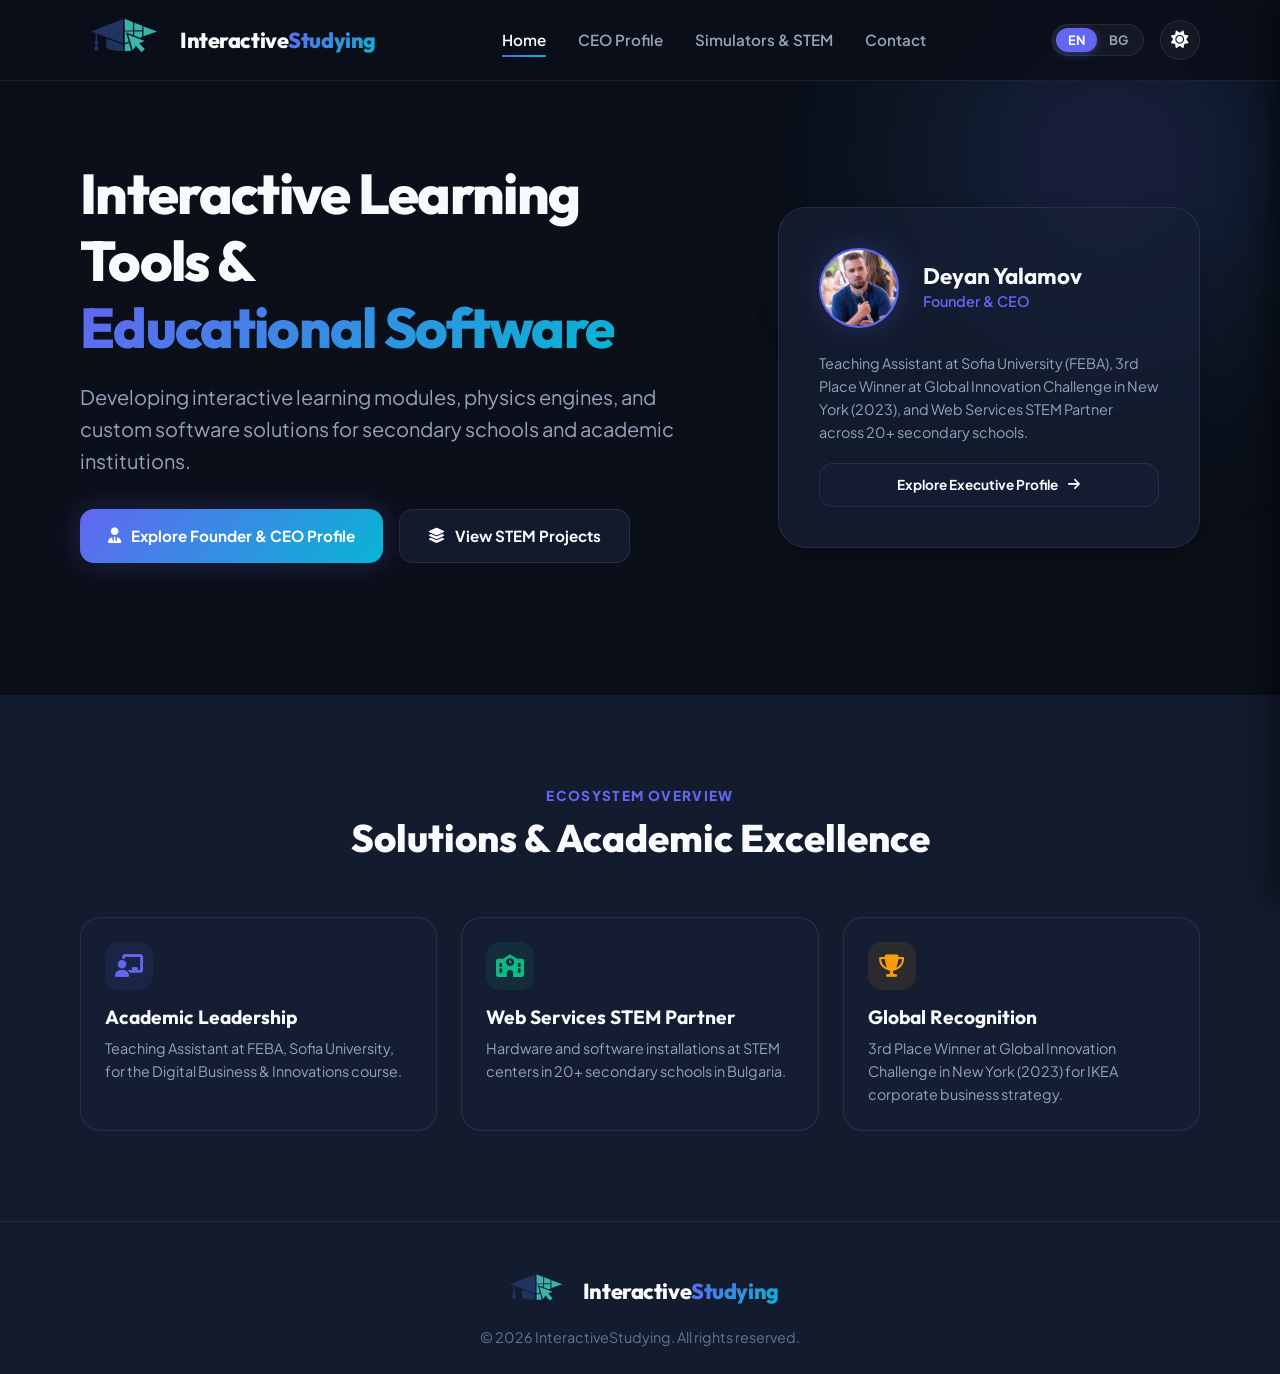
<file: index.html>
﻿<!DOCTYPE html>
<html lang="en" data-theme="dark">
<head>
  <meta charset="UTF-8">
  <meta name="viewport" content="width=device-width, initial-scale=1.0">
  <title>Interactive Studying — EdTech Portal & STEM Simulators</title>
  <meta name="description" content="Official platform portal for Interactive Studying. Founded by Deyan Yalamov. Custom school gamification and STEM center installations.">
  <link rel="icon" type="image/x-icon" href="favicon.ico">
  <link rel="icon" type="image/svg+xml" href="logo.svg">
  <link rel="icon" type="image/png" href="favicon.png">
  <link rel="apple-touch-icon" href="favicon.png">
  <link rel="stylesheet" href="style.css">
  <link rel="stylesheet" href="https://cdnjs.cloudflare.com/ajax/libs/font-awesome/6.4.0/css/all.min.css">
</head>
<body>

  <!-- Navigation Bar -->
  <header class="header">
    <div class="container header-container">
      <a href="index.html" class="logo">
        <img src="logo.svg" alt="Interactive Studying Logo" class="logo-img" onerror="this.src='logo.png'">
        <div class="logo-text">Interactive<span>Studying</span></div>
      </a>

      <nav>
        <ul class="desktop-nav">
          <li><a href="index.html" class="nav-link active" data-en="Home" data-bg="Начало">Home</a></li>
          <li><a href="ceo.html" class="nav-link" data-en="CEO Profile" data-bg="За Управителя">CEO Profile</a></li>
          <li><a href="projects.html" class="nav-link" data-en="Simulators & STEM" data-bg="Симулатори и STEM">Simulators & STEM</a></li>
          <li><a href="contact.html" class="nav-link" data-en="Contact" data-bg="Контакти">Contact</a></li>
        </ul>
      </nav>

      <div class="header-actions">
        <div class="lang-switch">
          <button class="lang-btn active" data-lang="en">EN</button>
          <button class="lang-btn" data-lang="bg">BG</button>
        </div>

        <button class="theme-toggle" id="themeToggle" title="Toggle Light/Dark Theme">
          <i class="fa-solid fa-moon"></i>
        </button>

        <button class="hamburger-btn" id="hamburgerBtn" aria-label="Open Navigation Menu">
          <i class="fa-solid fa-bars"></i>
        </button>
      </div>
    </div>
  </header>

  <!-- Reactive Mobile Slide-Out Drawer Navigation -->
  <div class="mobile-drawer-overlay" id="drawerOverlay"></div>
  <aside class="mobile-drawer" id="mobileDrawer">
    <div class="drawer-header">
      <a href="index.html" class="logo" style="font-size: 1.15rem;">
        <img src="logo.svg" alt="Interactive Studying Logo" class="logo-img" style="height: 34px;" onerror="this.src='logo.png'">
        <div class="logo-text">Interactive<span>Studying</span></div>
      </a>
      <button class="drawer-close" id="drawerClose">&times;</button>
    </div>

    <ul class="drawer-nav">
      <li><a href="index.html" class="drawer-nav-link active"><i class="fa-solid fa-house"></i><span data-en="Home" data-bg="Начало">Home</span></a></li>
      <li><a href="ceo.html" class="drawer-nav-link"><i class="fa-solid fa-user-tie"></i><span data-en="CEO Profile" data-bg="За Управителя">CEO Profile</span></a></li>
      <li><a href="projects.html" class="drawer-nav-link"><i class="fa-solid fa-layer-group"></i><span data-en="Simulators & STEM" data-bg="Симулатори и STEM">Simulators & STEM</span></a></li>
      <li><a href="contact.html" class="drawer-nav-link"><i class="fa-solid fa-envelope"></i><span data-en="Contact" data-bg="Контакти">Contact</span></a></li>
    </ul>

    <div style="margin-top: auto; padding-top: 2rem; border-top: 1px solid var(--border-color);">
      <div style="display: flex; justify-content: space-between; align-items: center;">
        <span style="font-weight: 700; font-size: 0.9rem;" data-en="Language" data-bg="Език">Language</span>
        <div class="lang-switch">
          <button class="lang-btn active" data-lang="en">EN</button>
          <button class="lang-btn" data-lang="bg">BG</button>
        </div>
      </div>
    </div>
  </aside>

  <!-- Clean Hero Section -->
  <section class="hero">
    <div class="hero-bg-glow"></div>
    <div class="container hero-content-grid">
      <div>
        <h1 class="hero-title">
          <span data-en="Interactive Learning Tools &" data-bg="Интерактивни образователни среди и">Interactive Learning Tools &</span><br>
          <span class="gradient-text" data-en="Educational Software" data-bg="Образователен Софтуер">Educational Software</span>
        </h1>
        
        <p class="hero-subtitle" data-en="Developing interactive learning modules, physics engines, and custom software solutions for secondary schools and academic institutions." data-bg="Разработване на интерактивни образователни модули, физични двигатели и персонализиран софтуер за средни училища и академични институции.">
          Developing interactive learning modules, physics engines, and custom software solutions for secondary schools and academic institutions.
        </p>

        <div class="hero-ctas">
          <a href="ceo.html" class="btn btn-primary">
            <i class="fa-solid fa-user-tie"></i>
            <span data-en="Explore Founder & CEO Profile" data-bg="Профил на Управителя">Explore Founder & CEO Profile</span>
          </a>
          <a href="projects.html" class="btn btn-secondary">
            <i class="fa-solid fa-layer-group"></i>
            <span data-en="View STEM Projects" data-bg="Разгледай Проектите">View STEM Projects</span>
          </a>
        </div>
      </div>

      <!-- CEO & Founder Teaser Skeleton Card -->
      <div class="hero-visual">
        <div class="avatar-card">
          <div class="avatar-header">
            <div class="avatar-circle" style="overflow: hidden; border: 2px solid var(--accent-primary);">
              <img src="mic-pik-1.jpeg" alt="Deyan Yalamov" style="width: 100%; height: 100%; object-fit: cover; display: block;">
            </div>
            <div class="avatar-info">
              <h4 data-en="Deyan Yalamov" data-bg="Деян Ялъмов">Deyan Yalamov</h4>
              <p data-en="Founder & CEO" data-bg="Основател и Управител">Founder & CEO</p>
            </div>
          </div>

          <p style="margin-bottom: 1.2rem; color: var(--text-secondary); font-size: 0.9rem;" data-en="Teaching Assistant at Sofia University (FEBA), 3rd Place Winner at Global Innovation Challenge in New York (2023), and Web Services STEM Partner across 20+ secondary schools." data-bg="Преподавателски асистент в СУ (Стопански факултет), 3-то място на Global Innovation Challenge в Ню Йорк (2023) и партньор на Web Services за 20+ STEM центъра.">
            Teaching Assistant at Sofia University (FEBA), 3rd Place Winner at Global Innovation Challenge in New York (2023), and Web Services STEM Partner across 20+ secondary schools.
          </p>

          <a href="ceo.html" class="btn btn-secondary" style="width: 100%; justify-content: center; font-size: 0.85rem; padding: 10px 16px;">
            <span data-en="Explore Executive Profile" data-bg="Разгледай Профила">Explore Executive Profile</span>
            <i class="fa-solid fa-arrow-right"></i>
          </a>
        </div>
      </div>
    </div>
  </section>

  <!-- Feature Grid Teasers -->
  <section class="section" style="background: var(--bg-secondary);">
    <div class="container">
      <div class="section-header">
        <div class="section-tag" data-en="Ecosystem Overview" data-bg="Преглед на Екосистемата">Ecosystem Overview</div>
        <h2 class="section-title" data-en="Solutions & Academic Excellence" data-bg="Решения и Академични Постижения">Solutions & Academic Excellence</h2>
      </div>

      <div class="achievements-grid">
        <div class="achievement-card">
          <div class="achievement-icon"><i class="fa-solid fa-chalkboard-user"></i></div>
          <h4 style="font-size: 1.2rem; font-weight: 700; margin-bottom: 0.5rem;" data-en="Academic Leadership" data-bg="Академично Лидерство">Academic Leadership</h4>
          <p style="color: var(--text-secondary); font-size: 0.9rem;" data-en="Teaching Assistant at FEBA, Sofia University, for the Digital Business & Innovations course." data-bg="Преподавателски асистент в Стопански факултет на СУ по Дигитален бизнес и иновации.">
            Teaching Assistant at FEBA, Sofia University, for the Digital Business & Innovations course.
          </p>
        </div>

        <div class="achievement-card">
          <div class="achievement-icon" style="color: var(--accent-emerald); background: rgba(16,185,129,0.1);"><i class="fa-solid fa-school"></i></div>
          <h4 style="font-size: 1.2rem; font-weight: 700; margin-bottom: 0.5rem;" data-en="Web Services STEM Partner" data-bg="Партньор на Web Services">Web Services STEM Partner</h4>
          <p style="color: var(--text-secondary); font-size: 0.9rem;" data-en="Hardware and software installations at STEM centers in 20+ secondary schools in Bulgaria." data-bg="Хардуерни и софтуерни инсталации в STEM центрове в над 20 средни училища.">
            Hardware and software installations at STEM centers in 20+ secondary schools in Bulgaria.
          </p>
        </div>

        <div class="achievement-card">
          <div class="achievement-icon" style="color: var(--accent-amber); background: rgba(245,158,11,0.1);"><i class="fa-solid fa-trophy"></i></div>
          <h4 style="font-size: 1.2rem; font-weight: 700; margin-bottom: 0.5rem;" data-en="Global Recognition" data-bg="Световно Признание">Global Recognition</h4>
          <p style="color: var(--text-secondary); font-size: 0.9rem;" data-en="3rd Place Winner at Global Innovation Challenge in New York (2023) for IKEA corporate business strategy." data-bg="3-то място на Global Innovation Challenge в Ню Йорк (2023) за бизнес казус на IKEA.">
            3rd Place Winner at Global Innovation Challenge in New York (2023) for IKEA corporate business strategy.
          </p>
        </div>
      </div>
    </div>
  </section>

  <!-- Footer -->
  <footer class="footer">
    <div class="container">
      <a href="index.html" class="logo" style="justify-content: center; margin-bottom: 1rem;">
        <img src="logo.svg" alt="Interactive Studying Logo" class="logo-img" style="height: 38px;" onerror="this.src='logo.png'">
        <div class="logo-text">Interactive<span>Studying</span></div>
      </a>
      <p class="footer-copy">&copy; 2026 InteractiveStudying. All rights reserved.</p>
    </div>
  </footer>

  <script src="script.js"></script>
</body>
</html>
</file>
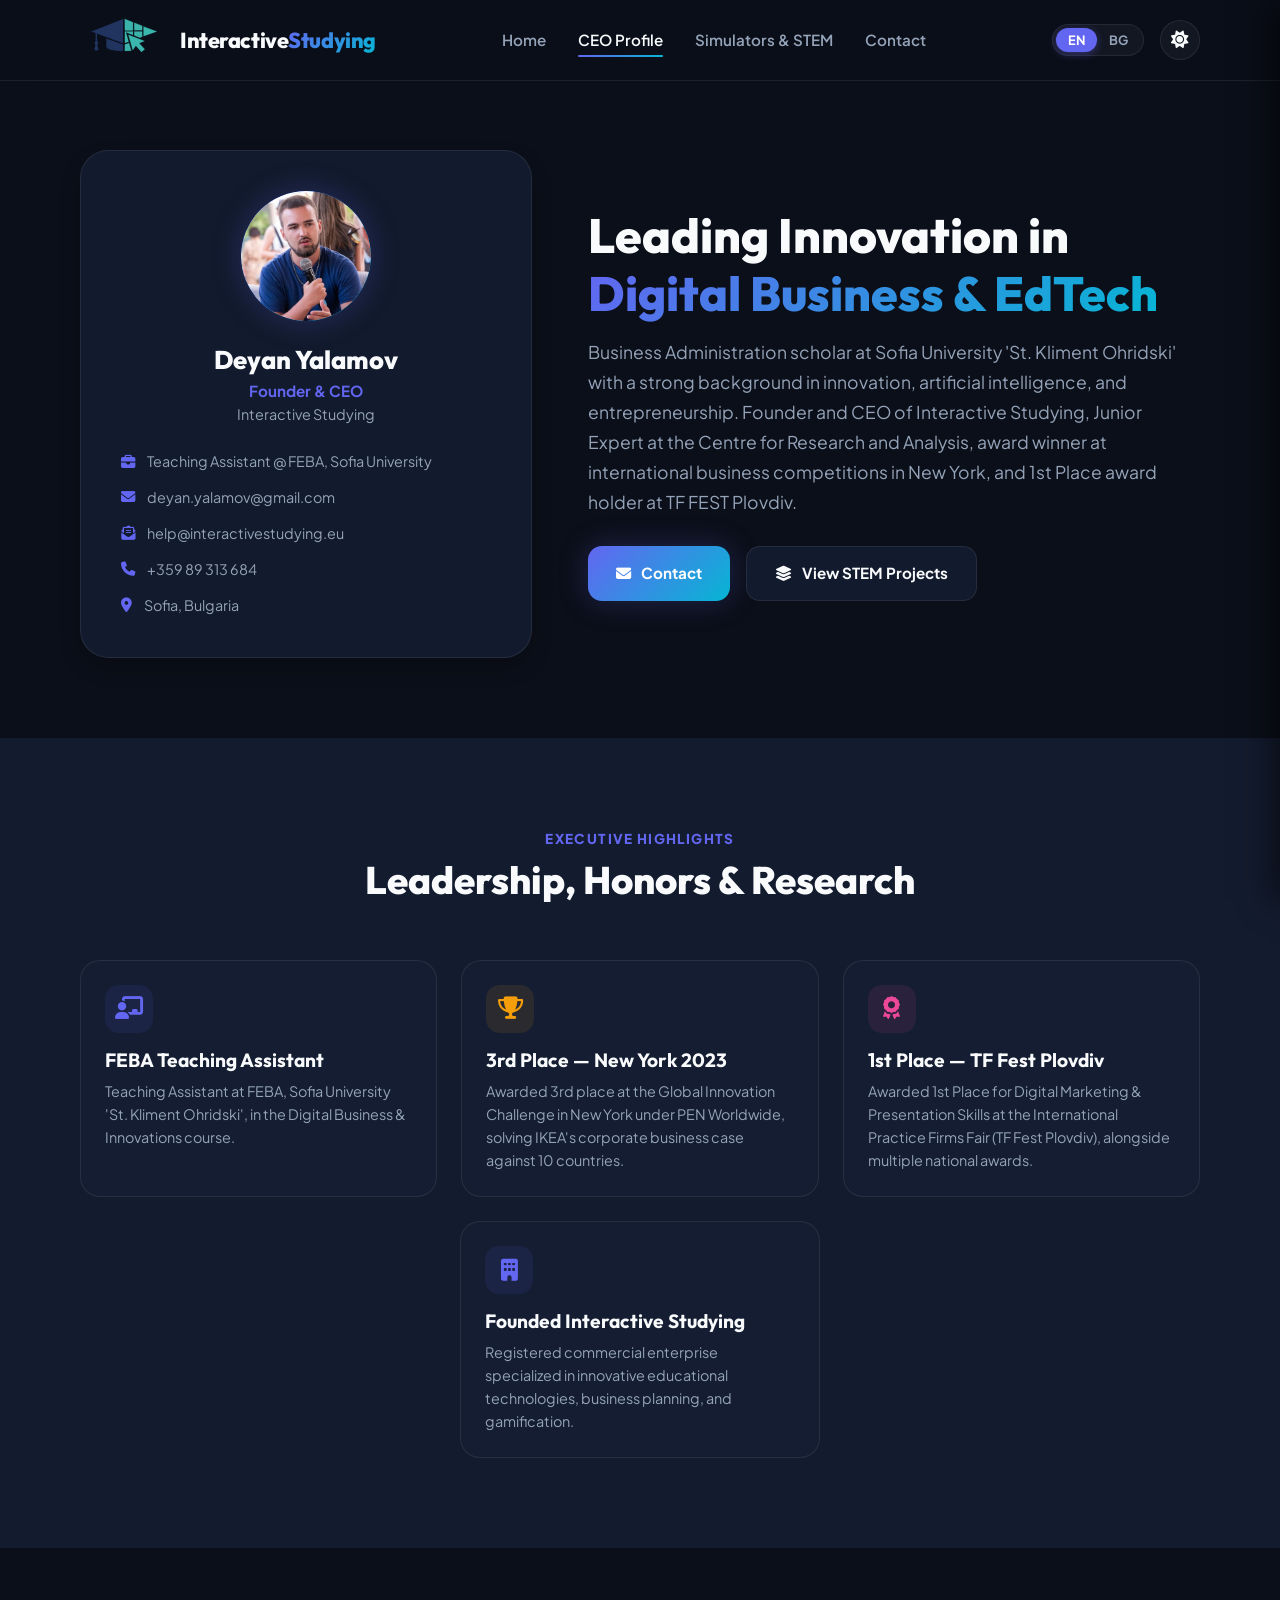
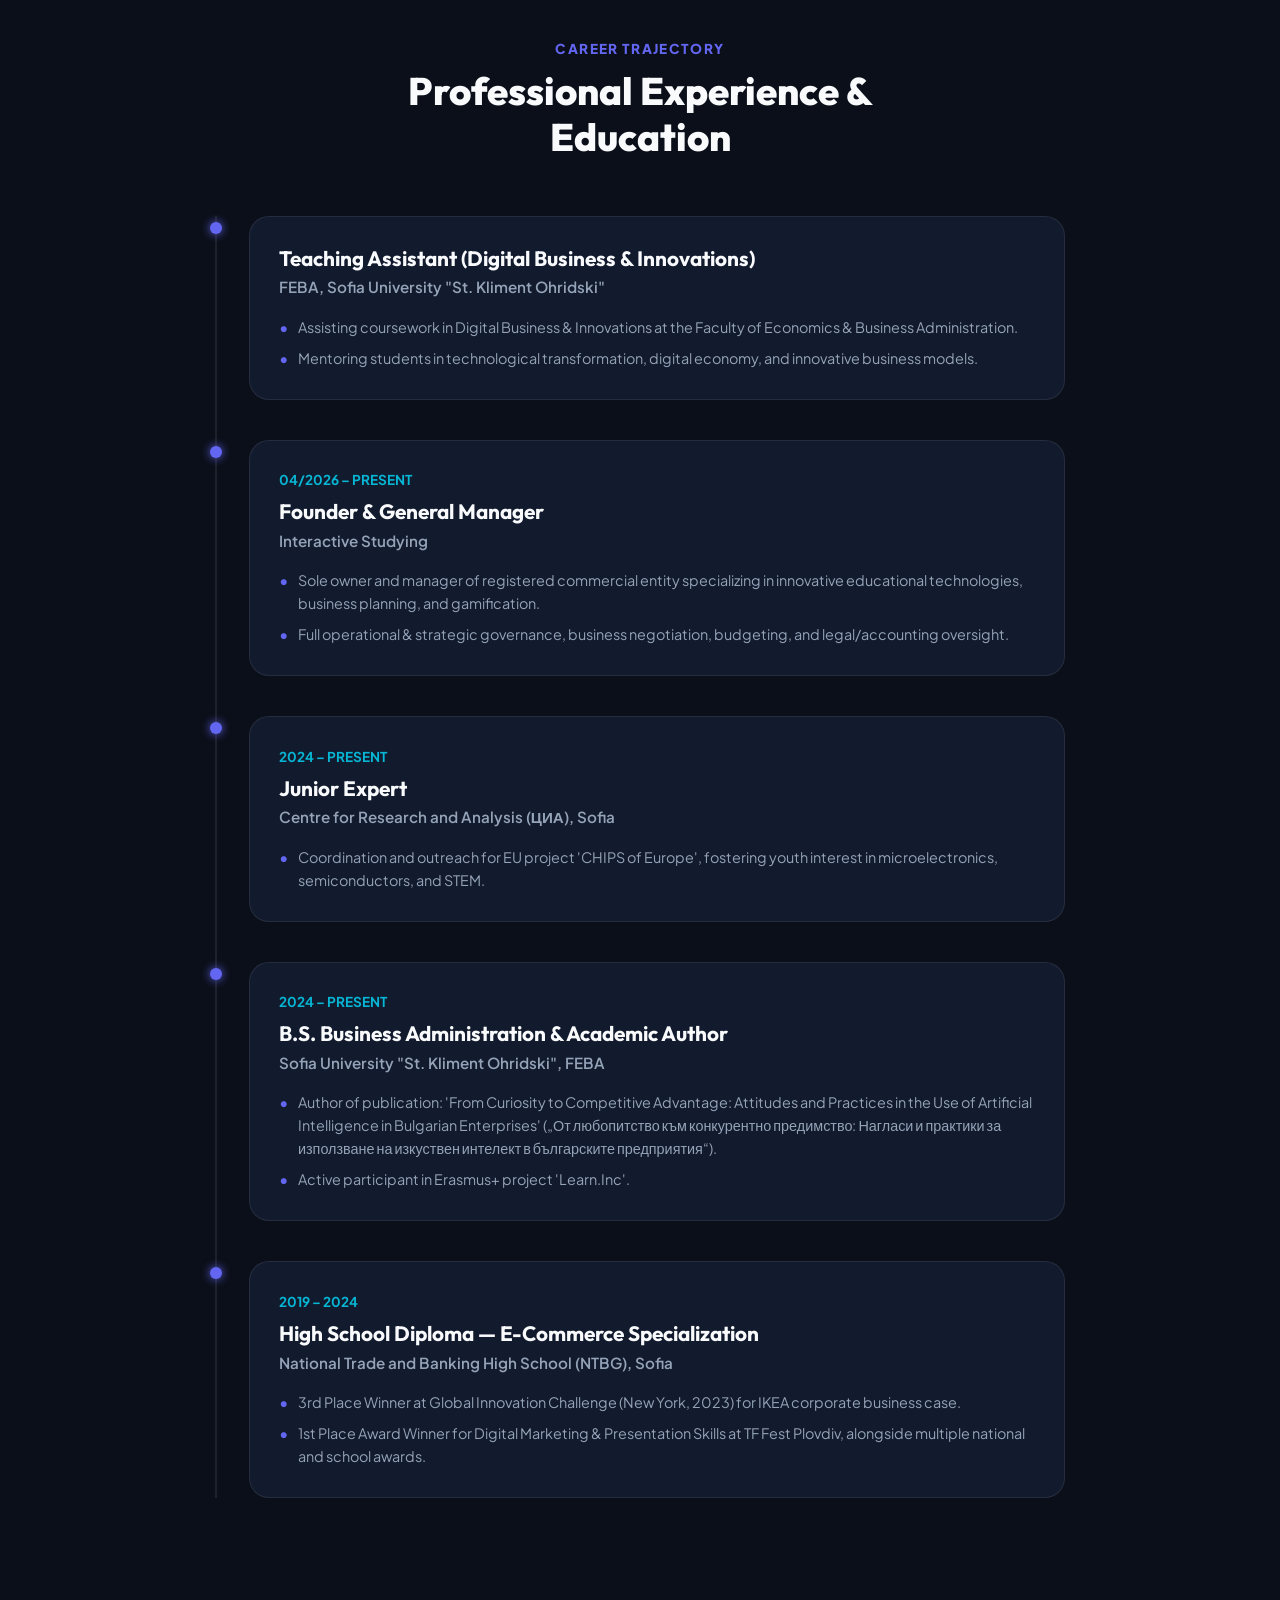
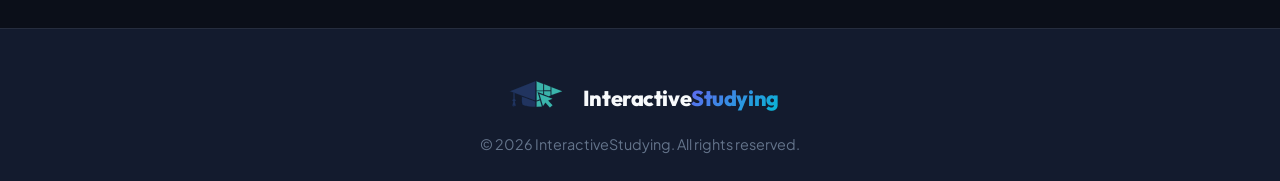
<file: ceo.html>
﻿<!DOCTYPE html>
<html lang="en" data-theme="dark">

<head>
  <meta charset="UTF-8">
  <meta name="viewport" content="width=device-width, initial-scale=1.0">
  <title>Deyan Yalamov — Founder & CEO Profile | Interactive Studying</title>
  <meta name="description"
    content="Executive resume and career trajectory of Deyan Yalamov, Founder & CEO of Interactive Studying, FEBA Teaching Assistant, and Junior Expert at CIA.">
  <link rel="icon" type="image/x-icon" href="favicon.ico">
  <link rel="icon" type="image/svg+xml" href="logo.svg">
  <link rel="icon" type="image/png" href="favicon.png">
  <link rel="apple-touch-icon" href="favicon.png">
  <link rel="stylesheet" href="style.css">
  <link rel="stylesheet" href="https://cdnjs.cloudflare.com/ajax/libs/font-awesome/6.4.0/css/all.min.css">
</head>

<body>

  <!-- Navigation Bar -->
  <header class="header">
    <div class="container header-container">
      <a href="index.html" class="logo">
        <img src="logo.svg" alt="Interactive Studying Logo" class="logo-img" onerror="this.src='logo.png'">
        <div class="logo-text">Interactive<span>Studying</span></div>
      </a>

      <nav>
        <ul class="desktop-nav">
          <li><a href="index.html" class="nav-link" data-en="Home" data-bg="Начало">Home</a></li>
          <li><a href="ceo.html" class="nav-link active" data-en="CEO Profile" data-bg="За Управителя">CEO Profile</a>
          </li>
          <li><a href="projects.html" class="nav-link" data-en="Simulators & STEM"
              data-bg="Симулатори и STEM">Simulators & STEM</a></li>
          <li><a href="contact.html" class="nav-link" data-en="Contact" data-bg="Контакти">Contact</a></li>
        </ul>
      </nav>

      <div class="header-actions">
        <div class="lang-switch">
          <button class="lang-btn active" data-lang="en">EN</button>
          <button class="lang-btn" data-lang="bg">BG</button>
        </div>

        <button class="theme-toggle" id="themeToggle" title="Toggle Light/Dark Theme">
          <i class="fa-solid fa-moon"></i>
        </button>

        <button class="hamburger-btn" id="hamburgerBtn" aria-label="Open Navigation Menu">
          <i class="fa-solid fa-bars"></i>
        </button>
      </div>
    </div>
  </header>

  <!-- Reactive Mobile Slide-Out Drawer Navigation -->
  <div class="mobile-drawer-overlay" id="drawerOverlay"></div>
  <aside class="mobile-drawer" id="mobileDrawer">
    <div class="drawer-header">
      <a href="index.html" class="logo" style="font-size: 1.15rem;">
        <img src="logo.svg" alt="Interactive Studying Logo" class="logo-img" style="height: 34px;"
          onerror="this.src='logo.png'">
        <div class="logo-text">Interactive<span>Studying</span></div>
      </a>
      <button class="drawer-close" id="drawerClose">&times;</button>
    </div>

    <ul class="drawer-nav">
      <li><a href="index.html" class="drawer-nav-link"><i class="fa-solid fa-house"></i><span data-en="Home"
            data-bg="Начало">Home</span></a></li>
      <li><a href="ceo.html" class="drawer-nav-link active"><i class="fa-solid fa-user-tie"></i><span
            data-en="CEO Profile" data-bg="За Управителя">CEO Profile</span></a></li>
      <li><a href="projects.html" class="drawer-nav-link"><i class="fa-solid fa-layer-group"></i><span
            data-en="Simulators & STEM" data-bg="Симулатори и STEM">Simulators & STEM</span></a></li>
      <li><a href="contact.html" class="drawer-nav-link"><i class="fa-solid fa-envelope"></i><span data-en="Contact"
            data-bg="Контакти">Contact</span></a></li>
    </ul>

    <div style="margin-top: auto; padding-top: 2rem; border-top: 1px solid var(--border-color);">
      <div style="display: flex; justify-content: space-between; align-items: center;">
        <span style="font-weight: 700; font-size: 0.9rem;" data-en="Language" data-bg="Език">Language</span>
        <div class="lang-switch">
          <button class="lang-btn active" data-lang="en">EN</button>
          <button class="lang-btn" data-lang="bg">BG</button>
        </div>
      </div>
    </div>
  </aside>

  <!-- Executive Hero Section -->
  <section class="ceo-hero">
    <div class="container ceo-grid">
      <div class="ceo-portrait-card">
        <div class="ceo-avatar" style="overflow: hidden; padding: 0;">
          <img src="mic-pik-1.jpeg" alt="Deyan Yalamov" style="width: 100%; height: 100%; object-fit: cover; border-radius: 50%;">
        </div>
        <h3 style="font-size: 1.6rem; font-weight: 800;" data-en="Deyan Yalamov" data-bg="Деян Ялъмов">Deyan Yalamov
        </h3>
        <p style="color: var(--accent-primary); font-weight: 700; font-size: 0.95rem; margin-top: 0.2rem;"
          data-en="Founder & CEO" data-bg="Основател и Управител">Founder & CEO</p>
        <p style="color: var(--text-secondary); font-size: 0.9rem; margin-bottom: 1.5rem;"
          data-en="Interactive Studying" data-bg="„Интерактив Стъдийнг“ ЕООД">Interactive Studying</p>

        <div class="ceo-contact-list">
          <div class="ceo-contact-item">
            <i class="fa-solid fa-briefcase"></i>
            <span data-en="Teaching Assistant @ FEBA, Sofia University"
              data-bg="Преподавателски асистент в Стопански факултет, СУ">Teaching Assistant @ FEBA, Sofia
              University</span>
          </div>
          <div class="ceo-contact-item">
            <i class="fa-solid fa-envelope"></i>
            <span>deyan.yalamov@gmail.com</span>
          </div>
          <div class="ceo-contact-item">
            <i class="fa-solid fa-envelope-open-text"></i>
            <span>help@interactivestudying.eu</span>
          </div>
          <div class="ceo-contact-item">
            <i class="fa-solid fa-phone"></i>
            <span>+359 89 313 684</span>
          </div>
          <div class="ceo-contact-item">
            <i class="fa-solid fa-location-dot"></i>
            <span data-en="Sofia, Bulgaria" data-bg="София, България">Sofia, Bulgaria</span>
          </div>
        </div>
      </div>

      <div>
        <h1 style="font-size: 3rem; font-weight: 800; margin-bottom: 1rem;">
          <span data-en="Leading Innovation in" data-bg="Лидерство в иновациите на">Leading Innovation in</span><br>
          <span class="gradient-text" data-en="Digital Business & EdTech" data-bg="Дигиталния Бизнес и EdTech">Digital
            Business & EdTech</span>
        </h1>

        <p style="color: var(--text-secondary); font-size: 1.1rem; margin-bottom: 1.8rem; line-height: 1.7;"
          data-en="Business Administration scholar at Sofia University 'St. Kliment Ohridski' with a strong background in innovation, artificial intelligence, and entrepreneurship. Founder and CEO of Interactive Studying, Junior Expert at the Centre for Research and Analysis, award winner at international business competitions in New York, and 1st Place award holder at TF FEST Plovdiv."
          data-bg="Студент по Бизнес администрация в СУ „Св. Климент Охридски“ с изявен интерес към иновациите, изкуствения интелект и предприемачеството. Собственик и управител на „Интерактив Стъдийнг“ ЕООД, млад експерт в ЦИА, носител на отличия от Ню Йорк и 1-во място на ТФ ФЕСТ Пловдив.">
          Business Administration scholar at Sofia University 'St. Kliment Ohridski' with a strong background in
          innovation, artificial intelligence, and entrepreneurship. Founder and CEO of Interactive Studying, Junior
          Expert at the Centre for Research and Analysis, award winner at international business competitions in New
          York, and 1st Place award holder at TF FEST Plovdiv.
        </p>

        <div style="display: flex; gap: 1rem; flex-wrap: wrap;">
          <a href="contact.html" class="btn btn-primary">
            <i class="fa-solid fa-envelope"></i>
            <span data-en="Contact" data-bg="Контакти">Contact</span>
          </a>
          <a href="projects.html" class="btn btn-secondary">
            <i class="fa-solid fa-layer-group"></i>
            <span data-en="View STEM Projects" data-bg="Разгледай STEM Проектите">View STEM Projects</span>
          </a>
        </div>
      </div>
    </div>
  </section>

  <!-- Key Achievements Grid -->
  <section class="section" style="background: var(--bg-secondary);">
    <div class="container">
      <div class="section-header">
        <div class="section-tag" data-en="Executive Highlights" data-bg="Ключови Постижения">Executive Highlights</div>
        <h2 class="section-title" data-en="Leadership, Honors & Research" data-bg="Лидерство, Отличия и Изследвания">
          Leadership, Honors & Research</h2>
      </div>

      <div class="achievements-grid">
        <div class="achievement-card">
          <div class="achievement-icon"><i class="fa-solid fa-chalkboard-user"></i></div>
          <h4 style="font-size: 1.2rem; font-weight: 700; margin-bottom: 0.5rem;" data-en="FEBA Teaching Assistant"
            data-bg="Преподавателски Асистент в СУ">FEBA Teaching Assistant</h4>
          <p style="color: var(--text-secondary); font-size: 0.9rem;"
            data-en="Teaching Assistant at FEBA, Sofia University 'St. Kliment Ohridski', in the Digital Business & Innovations course."
            data-bg="Преподавателски асистент в Стопански факултет на СУ „Св. Климент Охридски“ по дисциплината Дигитален бизнес и иновации.">
            Teaching Assistant at FEBA, Sofia University 'St. Kliment Ohridski', in the Digital Business & Innovations
            course.
          </p>
        </div>

        <div class="achievement-card">
          <div class="achievement-icon" style="color: var(--accent-amber); background: rgba(245,158,11,0.1);"><i
              class="fa-solid fa-trophy"></i></div>
          <h4 style="font-size: 1.2rem; font-weight: 700; margin-bottom: 0.5rem;" data-en="3rd Place — New York 2023"
            data-bg="3-то място — Ню Йорк 2023">3rd Place — New York 2023</h4>
          <p style="color: var(--text-secondary); font-size: 0.9rem;"
            data-en="Awarded 3rd place at the Global Innovation Challenge in New York under PEN Worldwide, solving IKEA's corporate business case against 10 countries."
            data-bg="3-то място на международното състезание Global Innovation Challenge (Ню Йорк, 2023), решавайки казус за IKEA сред 10 страни.">
            Awarded 3rd place at the Global Innovation Challenge in New York under PEN Worldwide, solving IKEA's
            corporate business case against 10 countries.
          </p>
        </div>

        <div class="achievement-card">
          <div class="achievement-icon" style="color: #ec4899; background: rgba(236,72,153,0.1);"><i
              class="fa-solid fa-award"></i></div>
          <h4 style="font-size: 1.2rem; font-weight: 700; margin-bottom: 0.5rem;" data-en="1st Place — TF Fest Plovdiv"
            data-bg="1-во място — ТФ Фест Пловдив">1st Place — TF Fest Plovdiv</h4>
          <p style="color: var(--text-secondary); font-size: 0.9rem;"
            data-en="Awarded 1st Place for Digital Marketing & Presentation Skills at the International Practice Firms Fair (TF Fest Plovdiv), alongside multiple national awards."
            data-bg="1-во място за Дигитален маркетинг и презентационни умения на ТФ Фест Пловдив, заедно с множество национални отличия.">
            Awarded 1st Place for Digital Marketing & Presentation Skills at the International Practice Firms Fair (TF
            Fest Plovdiv), alongside multiple national awards.
          </p>
        </div>

        <div class="achievement-card">
          <div class="achievement-icon" style="color: var(--accent-primary); background: rgba(99,102,241,0.1);"><i
              class="fa-solid fa-building"></i></div>
          <h4 style="font-size: 1.2rem; font-weight: 700; margin-bottom: 0.5rem;" data-en="Founded Interactive Studying"
            data-bg="Основател на „Интерактив Стъдийнг“ ЕООД">Founded Interactive Studying</h4>
          <p style="color: var(--text-secondary); font-size: 0.9rem;"
            data-en="Registered commercial enterprise specialized in innovative educational technologies, business planning, and gamification."
            data-bg="Регистрирано търговско дружество за иновативни образователни технологии, бизнес планиране и геймификация.">
            Registered commercial enterprise specialized in innovative educational technologies, business planning, and
            gamification.
          </p>
        </div>
      </div>
    </div>
  </section>

  <!-- Timeline -->
  <section class="section">
    <div class="container">
      <div class="section-header">
        <div class="section-tag" data-en="Career Trajectory" data-bg="Кариерно Развитие">Career Trajectory</div>
        <h2 class="section-title" data-en="Professional Experience & Education"
          data-bg="Професионален Опит и Образование">Professional Experience & Education</h2>
      </div>

      <div class="timeline">
        <div class="timeline-item">
          <div class="timeline-dot"></div>
          <div class="timeline-card">
            <h3 class="timeline-title" data-en="Teaching Assistant (Digital Business & Innovations)"
              data-bg="Преподавателски Асистент (Дигитален Бизнес и Иновации)">Teaching Assistant (Digital Business &
              Innovations)</h3>
            <div class="timeline-company">FEBA, Sofia University "St. Kliment Ohridski"</div>
            <ul class="timeline-bullets">
              <li
                data-en="Assisting coursework in Digital Business & Innovations at the Faculty of Economics & Business Administration."
                data-bg="Водене на упражнения и асистиране по дисциплината Дигитален бизнес и иновации в Стопанския факултет.">
                Assisting coursework in Digital Business & Innovations at the Faculty of Economics & Business
                Administration.</li>
              <li
                data-en="Mentoring students in technological transformation, digital economy, and innovative business models."
                data-bg="Менторство на студенти в областта на дигиталната икономика и иновативните бизнес модели.">
                Mentoring students in technological transformation, digital economy, and innovative business models.
              </li>
            </ul>
          </div>
        </div>

        <div class="timeline-item">
          <div class="timeline-dot"></div>
          <div class="timeline-card">
            <div class="timeline-date">04/2026 – PRESENT</div>
            <h3 class="timeline-title" data-en="Founder & General Manager" data-bg="Основател и Управител">Founder &
              General Manager</h3>
            <div class="timeline-company" data-en="Interactive Studying" data-bg="„Интерактив Стъдийнг“ ЕООД">Interactive
              Studying</div>
            <ul class="timeline-bullets">
              <li
                data-en="Sole owner and manager of registered commercial entity specializing in innovative educational technologies, business planning, and gamification."
                data-bg="Едноличен собственик и управител на търговско дружество за образователни технологии и геймификация.">
                Sole owner and manager of registered commercial entity specializing in innovative educational
                technologies, business planning, and gamification.</li>
              <li
                data-en="Full operational & strategic governance, business negotiation, budgeting, and legal/accounting oversight."
                data-bg="Цялостно оперативно и стратегическо управление, водене на бизнес преговори, бюджетиране и правен надзор.">
                Full operational & strategic governance, business negotiation, budgeting, and legal/accounting
                oversight.</li>
            </ul>
          </div>
        </div>

        <div class="timeline-item">
          <div class="timeline-dot"></div>
          <div class="timeline-card">
            <div class="timeline-date">2024 – PRESENT</div>
            <h3 class="timeline-title" data-en="Junior Expert" data-bg="Млад Експерт">Junior Expert</h3>
            <div class="timeline-company">Centre for Research and Analysis (ЦИА), Sofia</div>
            <ul class="timeline-bullets">
              <li
                data-en="Coordination and outreach for EU project 'CHIPS of Europe', fostering youth interest in microelectronics, semiconductors, and STEM."
                data-bg="Управление и популяризиране на европейския проект „CHIPS of Europe“ за микроелектроника и STEM образование.">
                Coordination and outreach for EU project 'CHIPS of Europe', fostering youth interest in
                microelectronics, semiconductors, and STEM.</li>
            </ul>
          </div>
        </div>

        <div class="timeline-item">
          <div class="timeline-dot"></div>
          <div class="timeline-card">
            <div class="timeline-date">2024 – PRESENT</div>
            <h3 class="timeline-title" data-en="B.S. Business Administration & Academic Author"
              data-bg="Бакалавър по Бизнес Администрация и Автор">B.S. Business Administration & Academic Author</h3>
            <div class="timeline-company">Sofia University "St. Kliment Ohridski", FEBA</div>
            <ul class="timeline-bullets">
              <li
                data-en="Author of publication: 'From Curiosity to Competitive Advantage: Attitudes and Practices in the Use of Artificial Intelligence in Bulgarian Enterprises' („От любопитство към конкурентно предимство: Нагласи и практики за използване на изкуствен интелект в българските предприятия“)."
                data-bg="Автор на публикация: „От любопитство към конкурентно предимство: Нагласи и практики за използване на изкуствен интелект в българските предприятия“.">
                Author of publication: 'From Curiosity to Competitive Advantage: Attitudes and Practices in the Use of
                Artificial Intelligence in Bulgarian Enterprises' („От любопитство към конкурентно предимство: Нагласи и
                практики за използване на изкуствен интелект в българските предприятия“).</li>
              <li data-en="Active participant in Erasmus+ project 'Learn.Inc'."
                data-bg="Участие в международния проект „Learn.Inc“ по програма „Еразъм+“.">Active participant in
                Erasmus+ project 'Learn.Inc'.</li>
            </ul>
          </div>
        </div>

        <div class="timeline-item">
          <div class="timeline-dot"></div>
          <div class="timeline-card">
            <div class="timeline-date">2019 – 2024</div>
            <h3 class="timeline-title" data-en="High School Diploma — E-Commerce Specialization"
              data-bg="Средно Образование — Електронна Търговия">High School Diploma — E-Commerce Specialization</h3>
            <div class="timeline-company">National Trade and Banking High School (NTBG), Sofia</div>
            <ul class="timeline-bullets">
              <li
                data-en="3rd Place Winner at Global Innovation Challenge (New York, 2023) for IKEA corporate business case."
                data-bg="3-то място на Global Innovation Challenge (Ню Йорк, 2023) за бизнес казус на IKEA.">3rd Place
                Winner at Global Innovation Challenge (New York, 2023) for IKEA corporate business case.</li>
              <li
                data-en="1st Place Award Winner for Digital Marketing & Presentation Skills at TF Fest Plovdiv, alongside multiple national and school awards."
                data-bg="1-во място за Дигитален маркетинг и презентационни умения на ТФ Фест Пловдив и редица национални и училищни награди.">
                1st Place Award Winner for Digital Marketing & Presentation Skills at TF Fest Plovdiv, alongside
                multiple national and school awards.</li>
            </ul>
          </div>
        </div>
      </div>
    </div>
  </section>

  <!-- Footer -->
  <footer class="footer">
    <div class="container">
      <a href="index.html" class="logo" style="justify-content: center; margin-bottom: 1rem;">
        <img src="logo.svg" alt="Interactive Studying Logo" class="logo-img" style="height: 38px;"
          onerror="this.src='logo.png'">
        <div class="logo-text">Interactive<span>Studying</span></div>
      </a>
      <p class="footer-copy">&copy; 2026 InteractiveStudying. All rights reserved.</p>
    </div>
  </footer>

  <script src="script.js"></script>
</body>

</html>
</file>
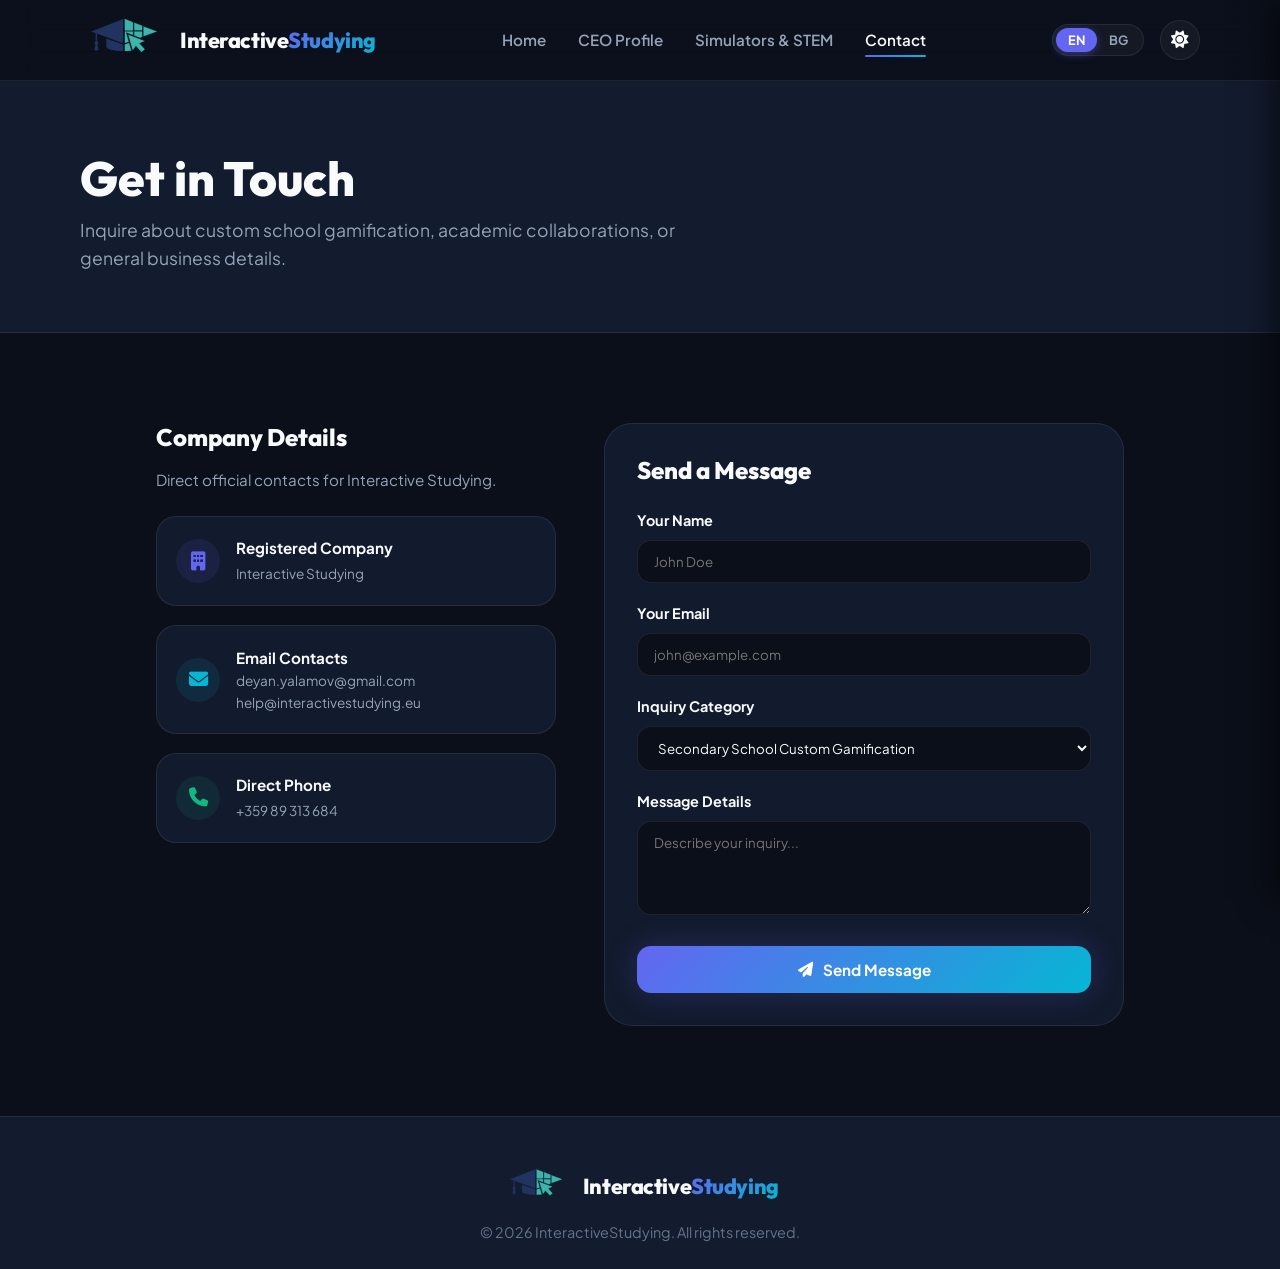
<file: contact.html>
<!DOCTYPE html>
<html lang="en" data-theme="dark">
<head>
  <meta charset="UTF-8">
  <meta name="viewport" content="width=device-width, initial-scale=1.0">
  <title>Contact & Inquiries | Interactive Studying</title>
  <meta name="description" content="Get in touch with Deyan Yalamov, CEO of Interactive Studying and Teaching Assistant at FEBA, Sofia University.">
  <link rel="icon" type="image/x-icon" href="favicon.ico">
  <link rel="icon" type="image/svg+xml" href="logo.svg">
  <link rel="icon" type="image/png" href="favicon.png">
  <link rel="apple-touch-icon" href="favicon.png">
  <link rel="stylesheet" href="style.css">
  <link rel="stylesheet" href="https://cdnjs.cloudflare.com/ajax/libs/font-awesome/6.4.0/css/all.min.css">
</head>
<body>

  <!-- Navigation Bar -->
  <header class="header">
    <div class="container header-container">
      <a href="index.html" class="logo">
        <img src="logo.svg" alt="Interactive Studying Logo" class="logo-img" onerror="this.src='logo.png'">
        <div class="logo-text">Interactive<span>Studying</span></div>
      </a>

      <nav>
        <ul class="desktop-nav">
          <li><a href="index.html" class="nav-link" data-en="Home" data-bg="Начало">Home</a></li>
          <li><a href="ceo.html" class="nav-link" data-en="CEO Profile" data-bg="За Управителя">CEO Profile</a></li>
          <li><a href="projects.html" class="nav-link" data-en="Simulators & STEM" data-bg="Симулатори и STEM">Simulators & STEM</a></li>
          <li><a href="contact.html" class="nav-link active" data-en="Contact" data-bg="Контакти">Contact</a></li>
        </ul>
      </nav>

      <div class="header-actions">
        <div class="lang-switch">
          <button class="lang-btn active" data-lang="en">EN</button>
          <button class="lang-btn" data-lang="bg">BG</button>
        </div>
        <button class="theme-toggle" id="themeToggle" title="Toggle Light/Dark Theme">
          <i class="fa-solid fa-moon"></i>
        </button>
        <button class="hamburger-btn" id="hamburgerBtn" aria-label="Open Navigation Menu">
          <i class="fa-solid fa-bars"></i>
        </button>
      </div>
    </div>
  </header>

  <!-- Reactive Mobile Slide-Out Drawer Navigation -->
  <div class="mobile-drawer-overlay" id="drawerOverlay"></div>
  <aside class="mobile-drawer" id="mobileDrawer">
    <div class="drawer-header">
      <a href="index.html" class="logo" style="font-size: 1.15rem;">
        <img src="logo.svg" alt="Interactive Studying Logo" class="logo-img" style="height: 34px;" onerror="this.src='logo.png'">
        <div class="logo-text">Interactive<span>Studying</span></div>
      </a>
      <button class="drawer-close" id="drawerClose">&times;</button>
    </div>

    <ul class="drawer-nav">
      <li><a href="index.html" class="drawer-nav-link"><i class="fa-solid fa-house"></i><span data-en="Home" data-bg="Начало">Home</span></a></li>
      <li><a href="ceo.html" class="drawer-nav-link"><i class="fa-solid fa-user-tie"></i><span data-en="CEO Profile" data-bg="За Управителя">CEO Profile</span></a></li>
      <li><a href="projects.html" class="drawer-nav-link"><i class="fa-solid fa-layer-group"></i><span data-en="Simulators & STEM" data-bg="Симулатори и STEM">Simulators & STEM</span></a></li>
      <li><a href="contact.html" class="drawer-nav-link active"><i class="fa-solid fa-envelope"></i><span data-en="Contact" data-bg="Контакти">Contact</span></a></li>
    </ul>

    <div style="margin-top: auto; padding-top: 2rem; border-top: 1px solid var(--border-color);">
      <div style="display: flex; justify-content: space-between; align-items: center;">
        <span style="font-weight: 700; font-size: 0.9rem;" data-en="Language" data-bg="Език">Language</span>
        <div class="lang-switch">
          <button class="lang-btn active" data-lang="en">EN</button>
          <button class="lang-btn" data-lang="bg">BG</button>
        </div>
      </div>
    </div>
  </aside>

  <!-- Page Banner -->
  <section class="page-banner">
    <div class="container">
      <h1 class="page-title" data-en="Get in Touch" data-bg="Свържете се с нас">Get in Touch</h1>
      <p class="page-subtitle" data-en="Inquire about custom school gamification, academic collaborations, or general business details." data-bg="Запитвания за геймификация в училища, академично сътрудничество и бизнес партньорства.">
        Inquire about custom school gamification, academic collaborations, or general business details.
      </p>
    </div>
  </section>

  <!-- Contact Form & Info Layout -->
  <section class="section">
    <div class="container" style="max-width: 1000px;">
      
      <div style="display: grid; grid-template-columns: 1fr 1.3fr; gap: 3rem;">
        
        <!-- Company & Contact Direct Info -->
        <div>
          <h3 style="font-size: 1.5rem; font-weight: 800; margin-bottom: 1rem;" data-en="Company Details" data-bg="Данни за Дружеството">Company Details</h3>
          <p style="color: var(--text-secondary); font-size: 0.95rem; margin-bottom: 1.5rem;" data-en="Direct official contacts for Interactive Studying." data-bg="Директни официални контакти на „Интерактив Стъдийнг“ ЕООД.">
            Direct official contacts for Interactive Studying.
          </p>

          <div style="display: flex; flex-direction: column; gap: 1.2rem;">
            <div style="background: var(--bg-card); border: 1px solid var(--border-color); padding: 1.2rem; border-radius: var(--radius-lg); display: flex; gap: 1rem; align-items: center;">
              <div style="width: 44px; height: 44px; border-radius: 50%; background: rgba(99,102,241,0.1); color: var(--accent-primary); display: flex; align-items: center; justify-content: center; font-size: 1.2rem;"><i class="fa-solid fa-building"></i></div>
              <div>
                <strong style="display: block; font-size: 0.95rem;" data-en="Registered Company" data-bg="Регистрирано Дружество">Registered Company</strong>
                <span style="font-size: 0.85rem; color: var(--text-secondary);" data-en="Interactive Studying" data-bg="„Интерактив Стъдийнг“ ЕООД">Interactive Studying</span>
              </div>
            </div>

            <div style="background: var(--bg-card); border: 1px solid var(--border-color); padding: 1.2rem; border-radius: var(--radius-lg); display: flex; gap: 1rem; align-items: center;">
              <div style="width: 44px; height: 44px; border-radius: 50%; background: rgba(6,182,212,0.1); color: var(--accent-secondary); display: flex; align-items: center; justify-content: center; font-size: 1.2rem;"><i class="fa-solid fa-envelope"></i></div>
              <div>
                <strong style="display: block; font-size: 0.95rem;" data-en="Email Contacts" data-bg="Имейл Контакти">Email Contacts</strong>
                <span style="font-size: 0.85rem; color: var(--text-secondary); display: block;">deyan.yalamov@gmail.com</span>
                <span style="font-size: 0.85rem; color: var(--text-secondary); display: block;">help@interactivestudying.eu</span>
              </div>
            </div>

            <div style="background: var(--bg-card); border: 1px solid var(--border-color); padding: 1.2rem; border-radius: var(--radius-lg); display: flex; gap: 1rem; align-items: center;">
              <div style="width: 44px; height: 44px; border-radius: 50%; background: rgba(16,185,129,0.1); color: var(--accent-emerald); display: flex; align-items: center; justify-content: center; font-size: 1.2rem;"><i class="fa-solid fa-phone"></i></div>
              <div>
                <strong style="display: block; font-size: 0.95rem;" data-en="Direct Phone" data-bg="Директен Телефон">Direct Phone</strong>
                <span style="font-size: 0.85rem; color: var(--text-secondary);">+359 89 313 684</span>
              </div>
            </div>
          </div>
        </div>

        <!-- Contact Form -->
        <form style="background: var(--bg-card); border: 1px solid var(--border-color); padding: 2rem; border-radius: var(--radius-xl);" onsubmit="event.preventDefault(); alert('Message sent successfully!');">
          <h3 style="font-size: 1.5rem; font-weight: 800; margin-bottom: 1.5rem;" data-en="Send a Message" data-bg="Изпратете Съобщение">Send a Message</h3>

          <div style="margin-bottom: 1.2rem;">
            <label style="display: block; font-weight: 700; margin-bottom: 0.5rem; font-size: 0.9rem;" data-en="Your Name" data-bg="Вашето Име">Your Name</label>
            <input type="text" required placeholder="John Doe" style="width: 100%; padding: 12px 16px; border-radius: var(--radius-md); background: var(--bg-primary); border: 1px solid var(--border-color); color: var(--text-primary); font-family: inherit;">
          </div>

          <div style="margin-bottom: 1.2rem;">
            <label style="display: block; font-weight: 700; margin-bottom: 0.5rem; font-size: 0.9rem;" data-en="Your Email" data-bg="Вашият Имейл">Your Email</label>
            <input type="email" required placeholder="john@example.com" style="width: 100%; padding: 12px 16px; border-radius: var(--radius-md); background: var(--bg-primary); border: 1px solid var(--border-color); color: var(--text-primary); font-family: inherit;">
          </div>

          <div style="margin-bottom: 1.2rem;">
            <label style="display: block; font-weight: 700; margin-bottom: 0.5rem; font-size: 0.9rem;" data-en="Inquiry Category" data-bg="Категория Запитване">Inquiry Category</label>
            <select name="category" style="width: 100%; padding: 12px 16px; border-radius: var(--radius-md); background: var(--bg-primary); border: 1px solid var(--border-color); color: var(--text-primary); font-family: inherit;">
              <option value="Custom Gamification" data-en="Secondary School Custom Gamification" data-bg="Геймификация за Средни Училища">Secondary School Custom Gamification</option>
              <option value="Office 365 Training" data-en="Office 365 & Digital Productivity Training" data-bg="Обучение по Office 365 и Дигитална Производителност">Office 365 & Digital Productivity Training</option>
              <option value="FEBA Collaboration" data-en="FEBA Academic Collaboration" data-bg="СУ Академично Сътрудничество">FEBA Academic Collaboration</option>
              <option value="General Inquiry" data-en="General Inquiry" data-bg="Общо Запитване">General Inquiry</option>
            </select>
          </div>

          <div style="margin-bottom: 1.5rem;">
            <label style="display: block; font-weight: 700; margin-bottom: 0.5rem; font-size: 0.9rem;" data-en="Message Details" data-bg="Подробности">Message Details</label>
            <textarea rows="4" required placeholder="Describe your inquiry..." style="width: 100%; padding: 12px 16px; border-radius: var(--radius-md); background: var(--bg-primary); border: 1px solid var(--border-color); color: var(--text-primary); font-family: inherit; resize: vertical;"></textarea>
          </div>

          <button type="submit" class="btn btn-primary" style="width: 100%; justify-content: center;">
            <i class="fa-solid fa-paper-plane"></i>
            <span data-en="Send Message" data-bg="Изпрати Съобщение">Send Message</span>
          </button>
        </form>

      </div>
    </div>
  </section>

  <!-- Footer -->
  <footer class="footer">
    <div class="container">
      <a href="index.html" class="logo" style="justify-content: center; margin-bottom: 1rem;">
        <img src="logo.svg" alt="Interactive Studying Logo" class="logo-img" style="height: 38px;" onerror="this.src='logo.png'">
        <div class="logo-text">Interactive<span>Studying</span></div>
      </a>
      <p class="footer-copy">&copy; 2026 InteractiveStudying. All rights reserved.</p>
    </div>
  </footer>

  <script src="script.js"></script>
</body>
</html>
</file>
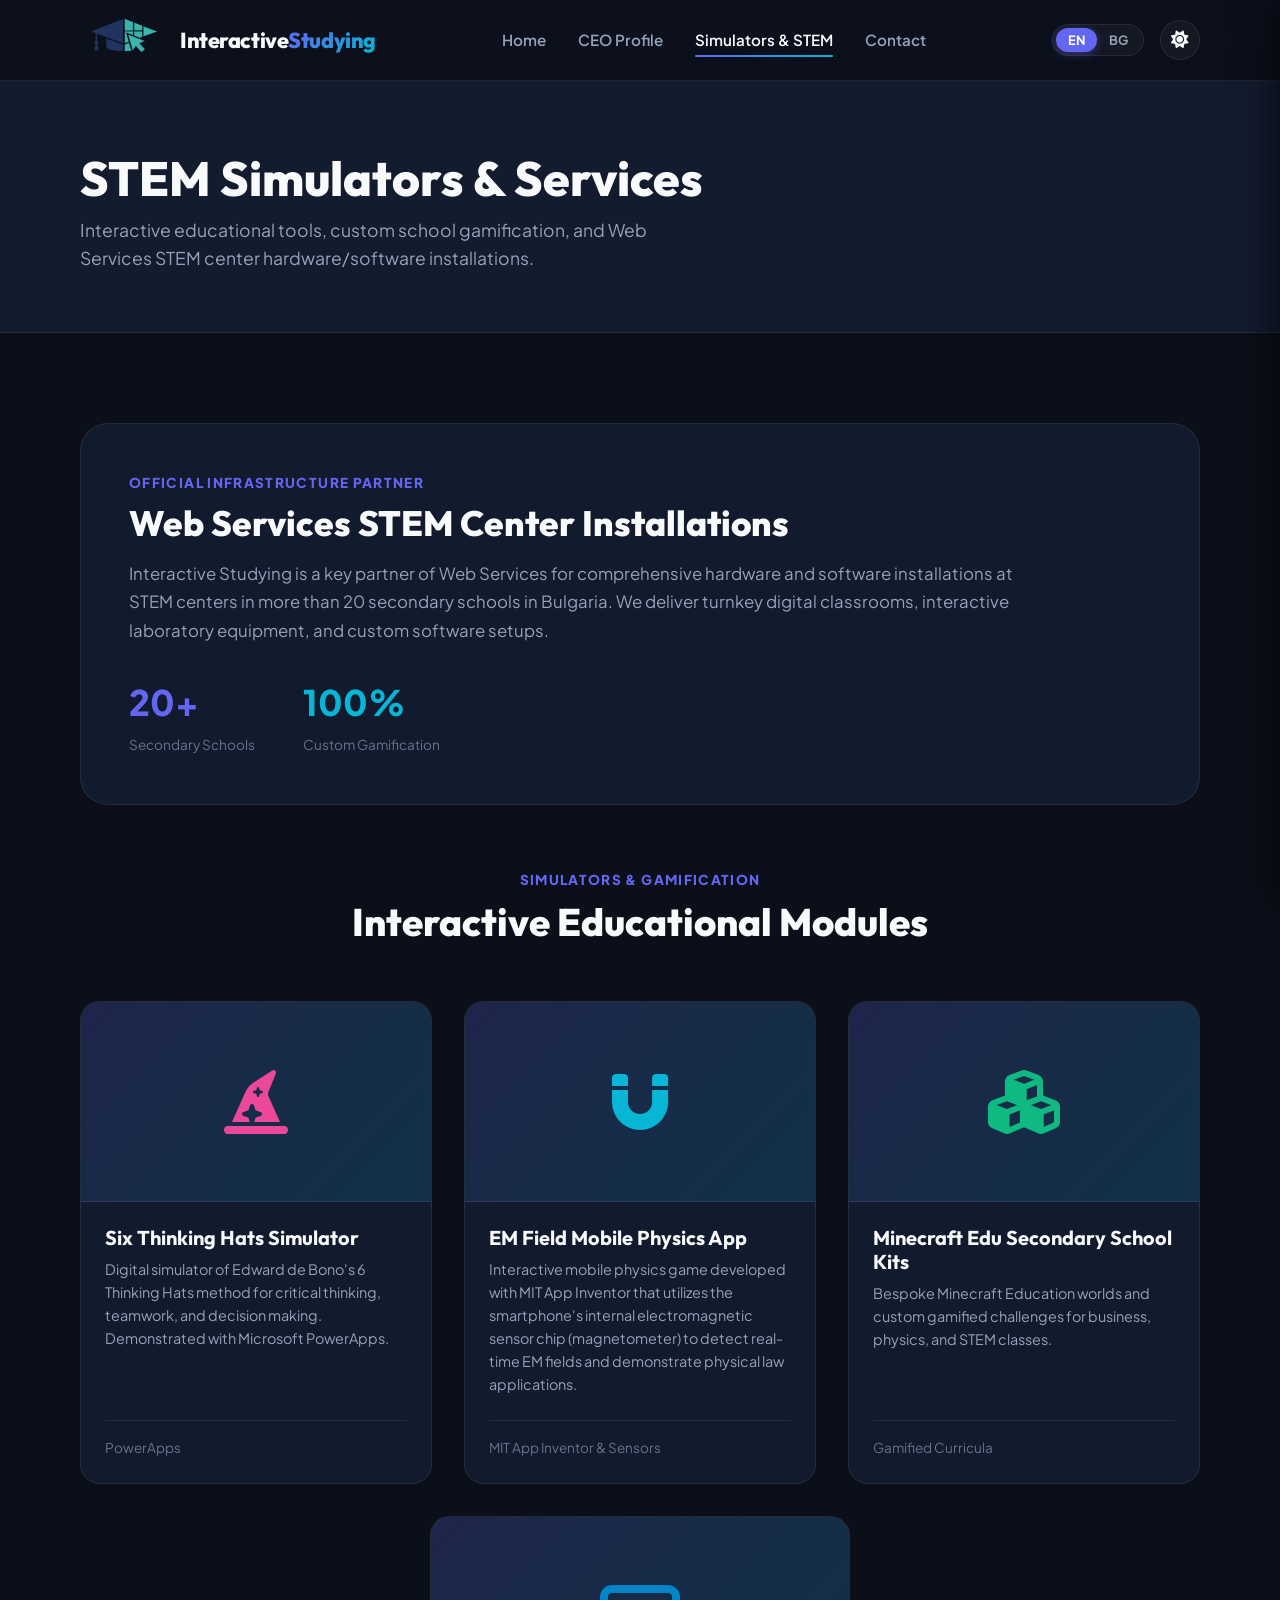
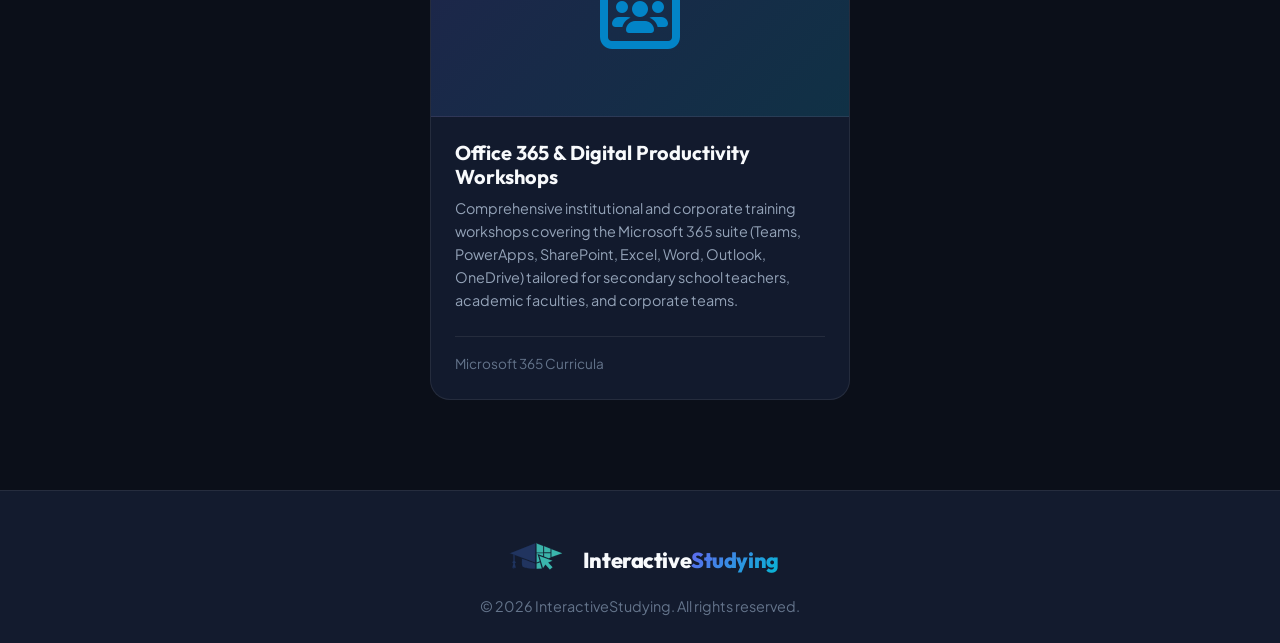
<file: projects.html>
<!DOCTYPE html>
<html lang="en" data-theme="dark">
<head>
  <meta charset="UTF-8">
  <meta name="viewport" content="width=device-width, initial-scale=1.0">
  <title>STEM Simulators & Services — Interactive Studying</title>
  <meta name="description" content="Explore interactive simulators, school gamification programs, and Web Services STEM center installations across 20+ secondary schools.">
  <link rel="icon" type="image/x-icon" href="favicon.ico">
  <link rel="icon" type="image/svg+xml" href="logo.svg">
  <link rel="icon" type="image/png" href="favicon.png">
  <link rel="apple-touch-icon" href="favicon.png">
  <link rel="stylesheet" href="style.css">
  <link rel="stylesheet" href="https://cdnjs.cloudflare.com/ajax/libs/font-awesome/6.4.0/css/all.min.css">
</head>
<body>

  <!-- Navigation Bar -->
  <header class="header">
    <div class="container header-container">
      <a href="index.html" class="logo">
        <img src="logo.svg" alt="Interactive Studying Logo" class="logo-img" onerror="this.src='logo.png'">
        <div class="logo-text">Interactive<span>Studying</span></div>
      </a>

      <nav>
        <ul class="desktop-nav">
          <li><a href="index.html" class="nav-link" data-en="Home" data-bg="Начало">Home</a></li>
          <li><a href="ceo.html" class="nav-link" data-en="CEO Profile" data-bg="За Управителя">CEO Profile</a></li>
          <li><a href="projects.html" class="nav-link active" data-en="Simulators & STEM" data-bg="Симулатори и STEM">Simulators & STEM</a></li>
          <li><a href="contact.html" class="nav-link" data-en="Contact" data-bg="Контакти">Contact</a></li>
        </ul>
      </nav>

      <div class="header-actions">
        <div class="lang-switch">
          <button class="lang-btn active" data-lang="en">EN</button>
          <button class="lang-btn" data-lang="bg">BG</button>
        </div>

        <button class="theme-toggle" id="themeToggle" title="Toggle Light/Dark Theme">
          <i class="fa-solid fa-moon"></i>
        </button>

        <button class="hamburger-btn" id="hamburgerBtn" aria-label="Open Navigation Menu">
          <i class="fa-solid fa-bars"></i>
        </button>
      </div>
    </div>
  </header>

  <!-- Reactive Mobile Slide-Out Drawer Navigation -->
  <div class="mobile-drawer-overlay" id="drawerOverlay"></div>
  <aside class="mobile-drawer" id="mobileDrawer">
    <div class="drawer-header">
      <a href="index.html" class="logo" style="font-size: 1.15rem;">
        <img src="logo.svg" alt="Interactive Studying Logo" class="logo-img" style="height: 34px;" onerror="this.src='logo.png'">
        <div class="logo-text">Interactive<span>Studying</span></div>
      </a>
      <button class="drawer-close" id="drawerClose">&times;</button>
    </div>

    <ul class="drawer-nav">
      <li><a href="index.html" class="drawer-nav-link"><i class="fa-solid fa-house"></i><span data-en="Home" data-bg="Начало">Home</span></a></li>
      <li><a href="ceo.html" class="drawer-nav-link"><i class="fa-solid fa-user-tie"></i><span data-en="CEO Profile" data-bg="За Управителя">CEO Profile</span></a></li>
      <li><a href="projects.html" class="drawer-nav-link active"><i class="fa-solid fa-layer-group"></i><span data-en="Simulators & STEM" data-bg="Симулатори и STEM">Simulators & STEM</span></a></li>
      <li><a href="contact.html" class="drawer-nav-link"><i class="fa-solid fa-envelope"></i><span data-en="Contact" data-bg="Контакти">Contact</span></a></li>
    </ul>

    <div style="margin-top: auto; padding-top: 2rem; border-top: 1px solid var(--border-color);">
      <div style="display: flex; justify-content: space-between; align-items: center;">
        <span style="font-weight: 700; font-size: 0.9rem;" data-en="Language" data-bg="Език">Language</span>
        <div class="lang-switch">
          <button class="lang-btn active" data-lang="en">EN</button>
          <button class="lang-btn" data-lang="bg">BG</button>
        </div>
      </div>
    </div>
  </aside>

  <!-- Page Banner -->
  <section class="page-banner">
    <div class="container">
      <h1 class="page-title" data-en="STEM Simulators & Services" data-bg="STEM Симулатори и Услуги">STEM Simulators & Services</h1>
      <p class="page-subtitle" data-en="Interactive educational tools, custom school gamification, and Web Services STEM center hardware/software installations." data-bg="Интерактивни образователни инструменти, училищна геймификация и инсталации за STEM центрове.">
        Interactive educational tools, custom school gamification, and Web Services STEM center hardware/software installations.
      </p>
    </div>
  </section>

  <!-- Web Services Partnership Overview -->
  <section class="section">
    <div class="container">
      <div style="background: var(--bg-card); border: 1px solid var(--border-color); border-radius: var(--radius-xl); padding: 3rem; margin-bottom: 4rem;">
        <div>
          <div class="section-tag" data-en="Official Infrastructure Partner" data-bg="Официален Инфраструктурен Партньор">Official Infrastructure Partner</div>
          <h2 style="font-size: 2.2rem; font-weight: 800; margin-bottom: 1rem;" data-en="Web Services STEM Center Installations" data-bg="Web Services Инсталации за STEM Центрове">
            Web Services STEM Center Installations
          </h2>
          <p style="color: var(--text-secondary); font-size: 1.05rem; margin-bottom: 1.8rem; line-height: 1.7; max-width: 900px;" data-en="Interactive Studying is a key partner of Web Services for comprehensive hardware and software installations at STEM centers in more than 20 secondary schools in Bulgaria. We deliver turnkey digital classrooms, interactive laboratory equipment, and custom software setups." data-bg="„Интерактив Стъдийнг“ ЕООД е ключов партньор на Web Services за цялостни хардуерни и софтуерни инсталации в STEM центрове в над 20 средни училища в България. Ние осигуряваме дигитални класни стаи, интерактивно оборудване и персонализиран софтуер.">
            Interactive Studying is a key partner of Web Services for comprehensive hardware and software installations at STEM centers in more than 20 secondary schools in Bulgaria. We deliver turnkey digital classrooms, interactive laboratory equipment, and custom software setups.
          </p>
          
          <div style="display: flex; gap: 3rem; flex-wrap: wrap;">
            <div>
              <strong style="font-size: 2.2rem; font-weight: 800; color: var(--accent-primary); display: block;">20+</strong>
              <span style="font-size: 0.85rem; color: var(--text-muted);" data-en="Secondary Schools" data-bg="Средни Училища">Secondary Schools</span>
            </div>
            <div>
              <strong style="font-size: 2.2rem; font-weight: 800; color: var(--accent-secondary); display: block;">100%</strong>
              <span style="font-size: 0.85rem; color: var(--text-muted);" data-en="Custom Gamification" data-bg="Персонализирана Геймификация">Custom Gamification</span>
            </div>
          </div>
        </div>
      </div>

      <!-- Simulators & Gamification Showcase -->
      <div class="section-header">
        <div class="section-tag" data-en="Simulators & Gamification" data-bg="Симулатори и Геймификация">Simulators & Gamification</div>
        <h2 class="section-title" data-en="Interactive Educational Modules" data-bg="Интерактивни Образователни Модули">Interactive Educational Modules</h2>
      </div>

      <div class="projects-grid">
        <!-- Project 1: Six Thinking Hats -->
        <div class="project-card">
          <div class="project-thumb">
            <i class="fa-solid fa-hat-wizard" style="color: #ec4899;"></i>
          </div>
          <div class="project-body">
            <h3 class="project-title" data-en="Six Thinking Hats Simulator" data-bg="Симулатор Шест Мислещи Шапки">Six Thinking Hats Simulator</h3>
            <p class="project-desc" data-en="Digital simulator of Edward de Bono's 6 Thinking Hats method for critical thinking, teamwork, and decision making. Demonstrated with Microsoft PowerApps." data-bg="Симулатор на метода на Едуард де Боно за критично мислене, екипна работа и вземане на решения. Демонстрирано с Microsoft PowerApps.">
              Digital simulator of Edward de Bono's 6 Thinking Hats method for critical thinking, teamwork, and decision making. Demonstrated with Microsoft PowerApps.
            </p>
            <div class="project-footer">
              <span style="font-size: 0.85rem; color: var(--text-muted);">PowerApps</span>
            </div>
          </div>
        </div>

        <!-- Project 2: Electromagnetic Field Mobile Physics App -->
        <div class="project-card">
          <div class="project-thumb">
            <i class="fa-solid fa-magnet" style="color: #06b6d4;"></i>
          </div>
          <div class="project-body">
            <h3 class="project-title" data-en="EM Field Mobile Physics App" data-bg="Мобилно Приложение по Електромагнетизъм">EM Field Mobile Physics App</h3>
            <p class="project-desc" data-en="Interactive mobile physics game developed with MIT App Inventor that utilizes the smartphone's internal electromagnetic sensor chip (magnetometer) to detect real-time EM fields and demonstrate physical law applications." data-bg="Интерактивна мобилна игра по физика, създадена с MIT App Inventor, която използва вградения електромагнитен чип (магнетометър) на телефона за измерване на EM полета в реално време и приложение на физичните закони.">
              Interactive mobile physics game developed with MIT App Inventor that utilizes the smartphone's internal electromagnetic sensor chip (magnetometer) to detect real-time EM fields and demonstrate physical law applications.
            </p>
            <div class="project-footer">
              <span style="font-size: 0.85rem; color: var(--text-muted);">MIT App Inventor & Sensors</span>
            </div>
          </div>
        </div>

        <!-- Project 3: Minecraft Edu Secondary School Gamification -->
        <div class="project-card">
          <div class="project-thumb">
            <i class="fa-solid fa-cubes" style="color: #10b981;"></i>
          </div>
          <div class="project-body">
            <h3 class="project-title" data-en="Minecraft Edu Secondary School Kits" data-bg="Minecraft Edu Комплекти за Училища">Minecraft Edu Secondary School Kits</h3>
            <p class="project-desc" data-en="Bespoke Minecraft Education worlds and custom gamified challenges for business, physics, and STEM classes." data-bg="Образователни светове и геймифицирани предизвикателства по бизнес, физика и STEM.">
              Bespoke Minecraft Education worlds and custom gamified challenges for business, physics, and STEM classes.
            </p>
            <div class="project-footer">
              <span style="font-size: 0.85rem; color: var(--text-muted);">Gamified Curricula</span>
            </div>
          </div>
        </div>

        <!-- Project 4: Office 365 & Digital Productivity Workshops -->
        <div class="project-card">
          <div class="project-thumb">
            <i class="fa-solid fa-users-rectangle" style="color: #0284c7;"></i>
          </div>
          <div class="project-body">
            <h3 class="project-title" data-en="Office 365 & Digital Productivity Workshops" data-bg="Обучения по Office 365 и Дигитална Производителност">Office 365 & Digital Productivity Workshops</h3>
            <p class="project-desc" data-en="Comprehensive institutional and corporate training workshops covering the Microsoft 365 suite (Teams, PowerApps, SharePoint, Excel, Word, Outlook, OneDrive) tailored for secondary school teachers, academic faculties, and corporate teams." data-bg="Институционални и корпоративни практически обучения за пакета Microsoft 365 (Teams, PowerApps, SharePoint, Excel, Word, Outlook, OneDrive), пригодени за преподаватели в средни училища, академични екипи и бизнес среди.">
              Comprehensive institutional and corporate training workshops covering the Microsoft 365 suite (Teams, PowerApps, SharePoint, Excel, Word, Outlook, OneDrive) tailored for secondary school teachers, academic faculties, and corporate teams.
            </p>
            <div class="project-footer">
              <span style="font-size: 0.85rem; color: var(--text-muted);">Microsoft 365 Curricula</span>
            </div>
          </div>
        </div>
      </div>
    </div>
  </section>

  <!-- Footer -->
  <footer class="footer">
    <div class="container">
      <a href="index.html" class="logo" style="justify-content: center; margin-bottom: 1rem;">
        <img src="logo.svg" alt="Interactive Studying Logo" class="logo-img" style="height: 38px;" onerror="this.src='logo.png'">
        <div class="logo-text">Interactive<span>Studying</span></div>
      </a>
      <p class="footer-copy">&copy; 2026 InteractiveStudying. All rights reserved.</p>
    </div>
  </footer>

  <script src="script.js"></script>
</body>
</html>
</file>
<file: style.css>
/* ==========================================================================
   Design System & Tokens - InteractiveStudyingCVSite (PHP Edition)
   ========================================================================== */
@import url('https://fonts.googleapis.com/css2?family=Outfit:wght@300;400;500;600;700;800&family=Plus+Jakarta+Sans:wght@400;500;600;700&display=swap');

:root {
  /* Color Palette - Dark Theme Defaults */
  --bg-primary: #0b0f19;
  --bg-secondary: #131b2e;
  --bg-card: rgba(22, 31, 52, 0.75);
  --bg-card-hover: rgba(30, 43, 70, 0.9);
  --bg-glass: rgba(255, 255, 255, 0.04);
  --border-color: rgba(255, 255, 255, 0.08);
  --border-highlight: rgba(99, 102, 241, 0.4);

  --text-primary: #f8fafc;
  --text-secondary: #94a3b8;
  --text-muted: #64748b;

  --accent-primary: #6366f1; /* Electric Indigo */
  --accent-primary-glow: rgba(99, 102, 241, 0.4);
  --accent-secondary: #06b6d4; /* Vibrant Cyan */
  --accent-tertiary: #ec4899; /* Hot Pink */
  --accent-emerald: #10b981; /* Emerald */
  --accent-amber: #f59e0b; /* Amber Gold */

  --gradient-brand: linear-gradient(135deg, #6366f1 0%, #06b6d4 100%);
  --gradient-gold: linear-gradient(135deg, #f59e0b 0%, #ec4899 100%);
  --gradient-glow: linear-gradient(135deg, rgba(99, 102, 241, 0.15), rgba(6, 182, 212, 0.15));

  --radius-sm: 8px;
  --radius-md: 14px;
  --radius-lg: 20px;
  --radius-xl: 28px;
  --radius-full: 9999px;

  --shadow-sm: 0 4px 6px -1px rgba(0, 0, 0, 0.2);
  --shadow-md: 0 10px 25px -5px rgba(0, 0, 0, 0.3);
  --shadow-glow: 0 0 30px rgba(99, 102, 241, 0.25);

  --transition-fast: 0.2s cubic-bezier(0.4, 0, 0.2, 1);
  --transition-normal: 0.3s cubic-bezier(0.4, 0, 0.2, 1);
  --transition-bounce: 0.5s cubic-bezier(0.34, 1.56, 0.64, 1);
}

[data-theme="light"] {
  --bg-primary: #f8fafc;
  --bg-secondary: #f1f5f9;
  --bg-card: rgba(255, 255, 255, 0.9);
  --bg-card-hover: rgba(255, 255, 255, 0.98);
  --bg-glass: rgba(0, 0, 0, 0.03);
  --border-color: rgba(0, 0, 0, 0.08);
  --border-highlight: rgba(99, 102, 241, 0.4);

  --text-primary: #0f172a;
  --text-secondary: #475569;
  --text-muted: #64748b;

  --shadow-sm: 0 2px 4px rgba(0,0,0,0.05);
  --shadow-md: 0 10px 25px -5px rgba(15, 23, 42, 0.08);
  --shadow-glow: 0 0 25px rgba(99, 102, 241, 0.2);
}

/* Reset & Base */
*, *::before, *::after {
  box-sizing: border-box;
  margin: 0;
  padding: 0;
}

html {
  scroll-behavior: smooth;
  font-size: 16px;
}

body {
  font-family: 'Plus Jakarta Sans', sans-serif;
  background-color: var(--bg-primary);
  color: var(--text-primary);
  line-height: 1.6;
  overflow-x: hidden;
  transition: background-color var(--transition-normal), color var(--transition-normal);
}

h1, h2, h3, h4, h5, h6 {
  font-family: 'Outfit', sans-serif;
  color: var(--text-primary);
  line-height: 1.2;
}

a {
  color: inherit;
  text-decoration: none;
}

button {
  cursor: pointer;
  border: none;
  background: none;
  font-family: inherit;
}

.container {
  width: 90%;
  max-width: 1200px;
  margin: 0 auto;
  padding: 0 1rem;
}

/* ==========================================================================
   Header & Reactive Navigation
   ========================================================================== */
.header {
  position: fixed;
  top: 0;
  left: 0;
  width: 100%;
  z-index: 1000;
  backdrop-filter: blur(16px);
  -webkit-backdrop-filter: blur(16px);
  background: rgba(11, 15, 25, 0.85);
  border-bottom: 1px solid var(--border-color);
  transition: background var(--transition-normal);
}

[data-theme="light"] .header {
  background: rgba(248, 250, 252, 0.88);
}

.header-container {
  display: flex;
  justify-content: space-between;
  align-items: center;
  height: 80px;
}

.logo {
  display: flex;
  align-items: center;
  gap: 12px;
  font-family: 'Outfit', sans-serif;
  font-weight: 800;
  font-size: 1.35rem;
  letter-spacing: -0.02em;
}

.logo-icon {
  width: 40px;
  height: 40px;
  background: var(--gradient-brand);
  border-radius: var(--radius-md);
  display: flex;
  align-items: center;
  justify-content: center;
  color: #fff;
  font-size: 1.2rem;
  box-shadow: var(--shadow-glow);
}

.logo-img {
  height: 48px;
  width: auto;
  max-width: 200px;
  object-fit: contain;
  display: block;
  transition: transform var(--transition-fast);
}

.logo-img:hover {
  transform: scale(1.05);
}

.logo-text span {
  background: var(--gradient-brand);
  -webkit-background-clip: text;
  -webkit-text-fill-color: transparent;
}

/* Desktop Nav Links */
.desktop-nav, .nav-links {
  display: flex;
  align-items: center;
  gap: 2rem;
  list-style: none;
}

.nav-link {
  font-weight: 600;
  font-size: 0.95rem;
  color: var(--text-secondary);
  transition: color var(--transition-fast);
  position: relative;
  padding: 0.5rem 0;
}

.nav-link:hover, .nav-link.active {
  color: var(--text-primary);
}

.nav-link::after {
  content: '';
  position: absolute;
  bottom: 0;
  left: 0;
  width: 0%;
  height: 2px;
  background: var(--gradient-brand);
  transition: width var(--transition-normal);
  border-radius: var(--radius-full);
}

.nav-link:hover::after, .nav-link.active::after {
  width: 100%;
}

.header-actions {
  display: flex;
  align-items: center;
  gap: 1rem;
}

.lang-switch {
  display: flex;
  background: var(--bg-glass);
  border: 1px solid var(--border-color);
  border-radius: var(--radius-full);
  padding: 3px;
}

.lang-btn {
  padding: 4px 12px;
  font-size: 0.8rem;
  font-weight: 700;
  border-radius: var(--radius-full);
  color: var(--text-secondary);
  transition: all var(--transition-fast);
}

.lang-btn.active {
  background: var(--accent-primary);
  color: #fff;
  box-shadow: 0 2px 8px rgba(99, 102, 241, 0.4);
}

.theme-toggle {
  width: 40px;
  height: 40px;
  border-radius: var(--radius-full);
  border: 1px solid var(--border-color);
  background: var(--bg-glass);
  color: var(--text-primary);
  display: flex;
  align-items: center;
  justify-content: center;
  font-size: 1.1rem;
  transition: all var(--transition-fast);
}

.theme-toggle:hover {
  background: var(--bg-card-hover);
  border-color: var(--accent-primary);
}

/* Hamburger Trigger Button */
.hamburger-btn {
  display: none;
  width: 44px;
  height: 44px;
  border-radius: var(--radius-md);
  border: 1px solid var(--border-color);
  background: var(--bg-glass);
  color: var(--text-primary);
  font-size: 1.25rem;
  align-items: center;
  justify-content: center;
  transition: all var(--transition-fast);
}

.hamburger-btn:hover {
  background: var(--bg-card-hover);
  border-color: var(--accent-primary);
}

/* Slide-out Mobile Navigation Drawer */
.mobile-drawer-overlay {
  position: fixed;
  inset: 0;
  z-index: 2000;
  background: rgba(11, 15, 25, 0.7);
  backdrop-filter: blur(8px);
  opacity: 0;
  pointer-events: none;
  transition: opacity var(--transition-normal);
}

.mobile-drawer-overlay.active {
  opacity: 1;
  pointer-events: auto;
}

.mobile-drawer {
  position: fixed;
  top: 0;
  right: 0;
  width: 320px;
  max-width: 85vw;
  height: 100vh;
  background: var(--bg-secondary);
  border-left: 1px solid var(--border-color);
  z-index: 2001;
  padding: 2rem;
  display: flex;
  flex-direction: column;
  box-shadow: -10px 0 30px rgba(0, 0, 0, 0.5);
  transform: translateX(100%);
  transition: transform var(--transition-bounce);
}

.mobile-drawer.active {
  transform: translateX(0);
}

.drawer-header {
  display: flex;
  justify-content: space-between;
  align-items: center;
  margin-bottom: 2.5rem;
  padding-bottom: 1rem;
  border-bottom: 1px solid var(--border-color);
}

.drawer-close {
  width: 38px;
  height: 38px;
  border-radius: 50%;
  background: var(--bg-glass);
  border: 1px solid var(--border-color);
  color: var(--text-primary);
  font-size: 1.2rem;
  display: flex;
  align-items: center;
  justify-content: center;
}

.drawer-nav {
  list-style: none;
  display: flex;
  flex-direction: column;
  gap: 1.2rem;
}

.drawer-nav-link {
  font-size: 1.15rem;
  font-weight: 700;
  color: var(--text-secondary);
  display: flex;
  align-items: center;
  gap: 14px;
  padding: 10px 14px;
  border-radius: var(--radius-md);
  transition: all var(--transition-fast);
}

.drawer-nav-link i {
  color: var(--accent-primary);
  width: 24px;
}

.drawer-nav-link:hover, .drawer-nav-link.active {
  color: var(--text-primary);
  background: var(--bg-glass);
  border-left: 3px solid var(--accent-primary);
}

/* ==========================================================================
   Hero Section
   ========================================================================== */
.hero {
  padding: 160px 0 100px;
  position: relative;
  overflow: hidden;
}

.hero-bg-glow {
  position: absolute;
  top: -20%;
  right: -10%;
  width: 600px;
  height: 600px;
  background: radial-gradient(circle, rgba(99, 102, 241, 0.25) 0%, rgba(6, 182, 212, 0.05) 50%, transparent 70%);
  filter: blur(80px);
  pointer-events: none;
  z-index: 0;
}

.hero-content-grid {
  display: grid;
  grid-template-columns: 1.2fr 0.8fr;
  gap: 4rem;
  align-items: center;
  position: relative;
  z-index: 1;
}

.hero-title {
  font-size: 3.5rem;
  font-weight: 800;
  margin-bottom: 1.2rem;
  letter-spacing: -0.03em;
}

.hero-subtitle {
  font-size: 1.25rem;
  color: var(--text-secondary);
  margin-bottom: 2rem;
  max-width: 600px;
}

.hero-ctas {
  display: flex;
  gap: 1rem;
  margin-bottom: 2rem;
  flex-wrap: wrap;
}

.avatar-card {
  background: var(--bg-card);
  border: 1px solid var(--border-color);
  backdrop-filter: blur(20px);
  border-radius: var(--radius-xl);
  padding: 2.5rem;
  box-shadow: var(--shadow-md);
  position: relative;
  transition: transform var(--transition-normal);
}

.avatar-card:hover {
  transform: translateY(-5px);
  border-color: var(--border-highlight);
}

.avatar-header {
  display: flex;
  align-items: center;
  gap: 1.5rem;
  margin-bottom: 1.5rem;
}

.avatar-circle {
  width: 80px;
  height: 80px;
  border-radius: 50%;
  background: var(--gradient-brand);
  display: flex;
  align-items: center;
  justify-content: center;
  font-size: 2.5rem;
  color: #fff;
  box-shadow: var(--shadow-glow);
}

.avatar-info h4 {
  font-size: 1.4rem;
  font-weight: 700;
}

.avatar-info p {
  color: var(--accent-primary);
  font-size: 0.9rem;
  font-weight: 600;
}

/* Page Banner */
.page-banner {
  padding: 150px 0 60px;
  background: var(--bg-secondary);
  border-bottom: 1px solid var(--border-color);
  position: relative;
  overflow: hidden;
}

.page-title {
  font-size: 3rem;
  font-weight: 800;
  margin-bottom: 0.5rem;
}

.page-subtitle {
  color: var(--text-secondary);
  font-size: 1.1rem;
  max-width: 600px;
}

/* Section Controls */
.section {
  padding: 90px 0;
}

.section-header {
  text-align: center;
  max-width: 650px;
  margin: 0 auto 3.5rem;
}

.section-tag {
  color: var(--accent-primary);
  font-weight: 800;
  text-transform: uppercase;
  font-size: 0.85rem;
  letter-spacing: 0.1em;
  margin-bottom: 0.5rem;
}

.section-title {
  font-size: 2.4rem;
  font-weight: 800;
  margin-bottom: 0.8rem;
}

.section-subtitle {
  color: var(--text-secondary);
  font-size: 1.05rem;
}

/* Buttons */
.btn {
  display: inline-flex;
  align-items: center;
  gap: 10px;
  padding: 14px 28px;
  border-radius: var(--radius-md);
  font-weight: 700;
  font-size: 0.95rem;
  transition: all var(--transition-bounce);
}

.btn-primary {
  background: var(--gradient-brand);
  color: #fff;
  box-shadow: var(--shadow-glow);
}

.btn-primary:hover {
  transform: translateY(-3px);
  box-shadow: 0 10px 30px rgba(99, 102, 241, 0.4);
}

.btn-secondary {
  background: var(--bg-card);
  border: 1px solid var(--border-color);
  color: var(--text-primary);
}

.btn-secondary:hover {
  background: var(--bg-card-hover);
  border-color: var(--accent-primary);
  transform: translateY(-3px);
}

.gradient-text {
  background: var(--gradient-brand);
  -webkit-background-clip: text;
  -webkit-text-fill-color: transparent;
}

/* Executive Profile Hero */
.ceo-hero {
  padding: 150px 0 80px;
  position: relative;
}

.ceo-grid {
  display: grid;
  grid-template-columns: 0.85fr 1.15fr;
  gap: 3.5rem;
  align-items: center;
}

.ceo-portrait-card {
  background: var(--bg-card);
  border: 1px solid var(--border-color);
  border-radius: var(--radius-xl);
  padding: 2.5rem;
  text-align: center;
  box-shadow: var(--shadow-md);
  position: relative;
}

.ceo-avatar {
  width: 130px;
  height: 130px;
  border-radius: 50%;
  background: var(--gradient-brand);
  display: flex;
  align-items: center;
  justify-content: center;
  font-size: 3.5rem;
  color: #fff;
  margin: 0 auto 1.5rem;
  box-shadow: var(--shadow-glow);
}

.ceo-contact-list {
  display: flex;
  flex-direction: column;
  gap: 0.8rem;
  margin-top: 1.5rem;
  text-align: left;
  font-size: 0.9rem;
}

.ceo-contact-item {
  display: flex;
  align-items: center;
  gap: 12px;
  color: var(--text-secondary);
}

.ceo-contact-item i {
  color: var(--accent-primary);
}

/* Achievement Grid - Flex layout with centered next row */
.achievements-grid {
  display: flex;
  flex-wrap: wrap;
  justify-content: center;
  gap: 1.5rem;
  margin-top: 2rem;
}

.achievement-card {
  flex: 1 1 270px;
  max-width: 360px;
  background: var(--bg-card);
  border: 1px solid var(--border-color);
  border-radius: var(--radius-lg);
  padding: 1.5rem;
  transition: all var(--transition-fast);
}

.achievement-card:hover {
  border-color: var(--border-highlight);
  transform: translateY(-4px);
}

.achievement-icon {
  width: 48px;
  height: 48px;
  border-radius: var(--radius-md);
  background: rgba(99, 102, 241, 0.1);
  color: var(--accent-primary);
  display: flex;
  align-items: center;
  justify-content: center;
  font-size: 1.4rem;
  margin-bottom: 1rem;
}

/* Timeline */
.timeline {
  position: relative;
  max-width: 850px;
  margin: 0 auto;
  padding-left: 2rem;
  border-left: 2px solid var(--border-color);
}

.timeline-item {
  position: relative;
  margin-bottom: 2.5rem;
}

.timeline-dot {
  position: absolute;
  left: calc(-2rem - 7px);
  top: 6px;
  width: 12px;
  height: 12px;
  border-radius: 50%;
  background: var(--accent-primary);
  box-shadow: 0 0 10px var(--accent-primary);
}

.timeline-card {
  background: var(--bg-card);
  border: 1px solid var(--border-color);
  border-radius: var(--radius-lg);
  padding: 1.8rem;
  transition: all var(--transition-fast);
}

.timeline-card:hover {
  border-color: var(--border-highlight);
  transform: translateX(5px);
}

.timeline-date {
  font-size: 0.85rem;
  color: var(--accent-secondary);
  font-weight: 700;
  margin-bottom: 0.5rem;
}

.timeline-title {
  font-size: 1.3rem;
  font-weight: 700;
  margin-bottom: 0.3rem;
}

.timeline-company {
  color: var(--text-secondary);
  font-weight: 600;
  font-size: 0.95rem;
  margin-bottom: 1rem;
}

.timeline-bullets {
  list-style: none;
  display: flex;
  flex-direction: column;
  gap: 0.5rem;
}

.timeline-bullets li {
  position: relative;
  padding-left: 1.2rem;
  font-size: 0.9rem;
  color: var(--text-secondary);
}

.timeline-bullets li::before {
  content: '•';
  position: absolute;
  left: 0;
  color: var(--accent-primary);
  font-weight: bold;
}

/* Projects Showcase */
.projects-grid {
  display: flex;
  flex-wrap: wrap;
  justify-content: center;
  gap: 2rem;
}

.project-card {
  flex: 1 1 300px;
  max-width: 420px;
  background: var(--bg-card);
  border: 1px solid var(--border-color);
  border-radius: var(--radius-lg);
  overflow: hidden;
  transition: all var(--transition-normal);
  display: flex;
  flex-direction: column;
}

.project-card:hover {
  transform: translateY(-8px);
  border-color: var(--border-highlight);
  box-shadow: var(--shadow-md);
}

.project-thumb {
  height: 200px;
  background: var(--gradient-glow);
  display: flex;
  align-items: center;
  justify-content: center;
  font-size: 4rem;
  position: relative;
  border-bottom: 1px solid var(--border-color);
}

.project-body {
  padding: 1.5rem;
  flex: 1;
  display: flex;
  flex-direction: column;
}

.project-title {
  font-size: 1.25rem;
  font-weight: 700;
  margin-bottom: 0.5rem;
}

.project-desc {
  color: var(--text-secondary);
  font-size: 0.9rem;
  margin-bottom: 1.5rem;
  flex: 1;
}

.project-footer {
  display: flex;
  justify-content: space-between;
  align-items: center;
  border-top: 1px solid var(--border-color);
  padding-top: 1rem;
}

.demo-btn {
  color: var(--accent-primary);
  font-weight: 700;
  font-size: 0.9rem;
  display: inline-flex;
  align-items: center;
  gap: 6px;
  transition: gap var(--transition-fast);
}

.demo-btn:hover {
  gap: 10px;
}

/* Modal */
.modal {
  position: fixed;
  inset: 0;
  z-index: 2000;
  display: flex;
  align-items: center;
  justify-content: center;
  background: rgba(11, 15, 25, 0.85);
  backdrop-filter: blur(12px);
  opacity: 0;
  pointer-events: none;
  transition: opacity var(--transition-normal);
}

.modal.active {
  opacity: 1;
  pointer-events: auto;
}

.modal-content {
  background: var(--bg-secondary);
  border: 1px solid var(--border-color);
  border-radius: var(--radius-xl);
  width: 90%;
  max-width: 750px;
  padding: 2.5rem;
  box-shadow: var(--shadow-md);
  position: relative;
  transform: scale(0.9);
  transition: transform var(--transition-bounce);
}

.modal.active .modal-content {
  transform: scale(1);
}

.modal-close {
  position: absolute;
  top: 20px;
  right: 20px;
  width: 36px;
  height: 36px;
  border-radius: 50%;
  background: var(--bg-glass);
  border: 1px solid var(--border-color);
  color: var(--text-primary);
  font-size: 1.2rem;
  display: flex;
  align-items: center;
  justify-content: center;
}

.simulator-box {
  margin-top: 1.5rem;
  background: var(--bg-primary);
  border: 1px solid var(--border-color);
  border-radius: var(--radius-lg);
  padding: 2rem;
  text-align: center;
}

/* Alert Notification Banner */
.alert-banner {
  padding: 1rem 1.5rem;
  border-radius: var(--radius-md);
  margin-bottom: 1.5rem;
  font-weight: 600;
  display: flex;
  align-items: center;
  gap: 12px;
}

.alert-success {
  background: rgba(16, 185, 129, 0.15);
  border: 1px solid var(--accent-emerald);
  color: var(--accent-emerald);
}

.alert-error {
  background: rgba(239, 68, 68, 0.15);
  border: 1px solid #ef4444;
  color: #ef4444;
}

/* Footer */
.footer {
  background: var(--bg-secondary);
  border-top: 1px solid var(--border-color);
  padding: 50px 0 25px;
  text-align: center;
}

.footer-logo {
  font-size: 1.5rem;
  font-weight: 800;
  margin-bottom: 1rem;
}

.footer-copy {
  color: var(--text-muted);
  font-size: 0.9rem;
}

/* ==========================================================================
   Responsive Breakpoints & Reactive Drawer
   ========================================================================== */
/* Header menu transitions to hamburger drawer earlier (at 1150px window scaling breakpoint) */
@media (max-width: 1150px) {
  .desktop-nav, .nav-links {
    display: none;
  }
  .header-actions .lang-switch {
    display: none;
  }
  .hamburger-btn {
    display: flex;
  }
}

@media (max-width: 992px) {
  .hero-content-grid {
    grid-template-columns: 1fr;
    text-align: center;
    gap: 3rem;
  }
  .hero-subtitle {
    margin-left: auto;
    margin-right: auto;
  }
  .hero-ctas {
    justify-content: center;
  }
  .ceo-grid {
    grid-template-columns: 1fr;
    gap: 2.5rem;
  }
}

@media (max-width: 768px) {
  .hero-title {
    font-size: 2.4rem;
  }
  .page-title {
    font-size: 2.1rem;
  }
}
</file>
